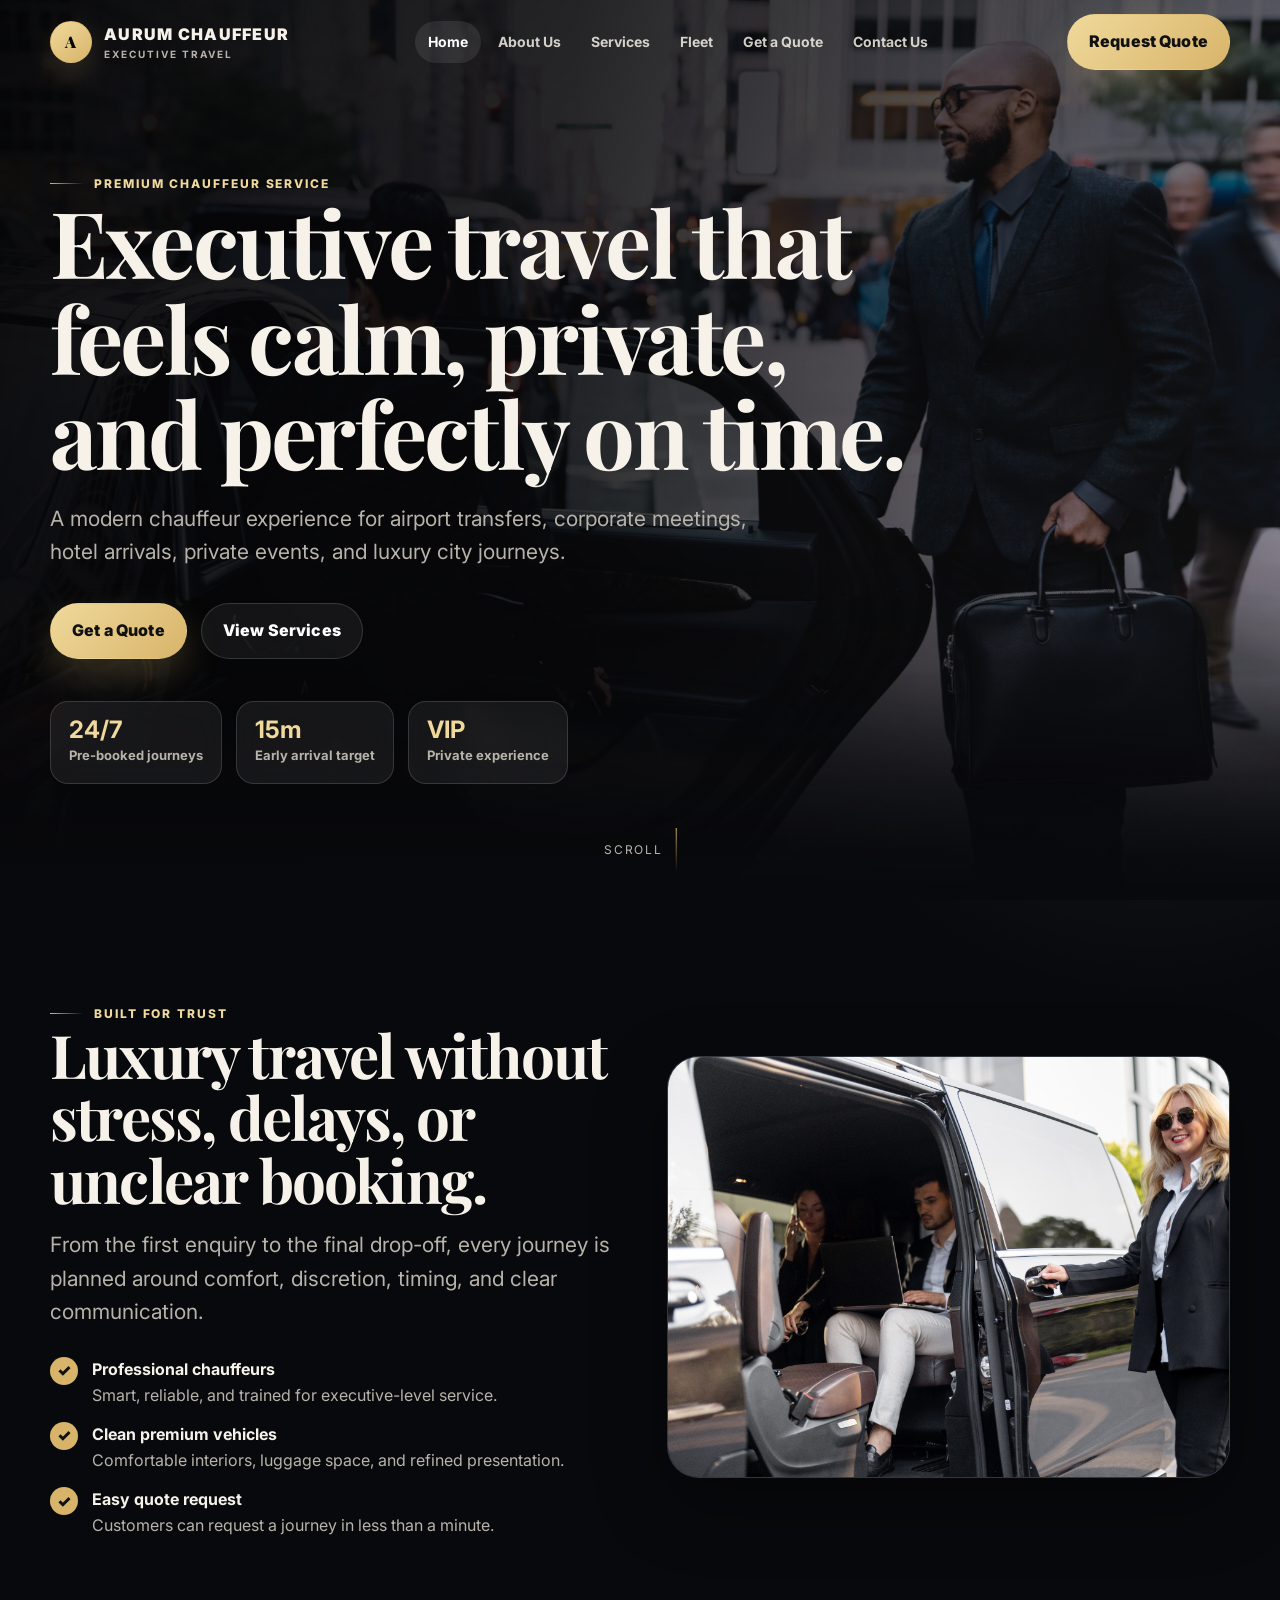
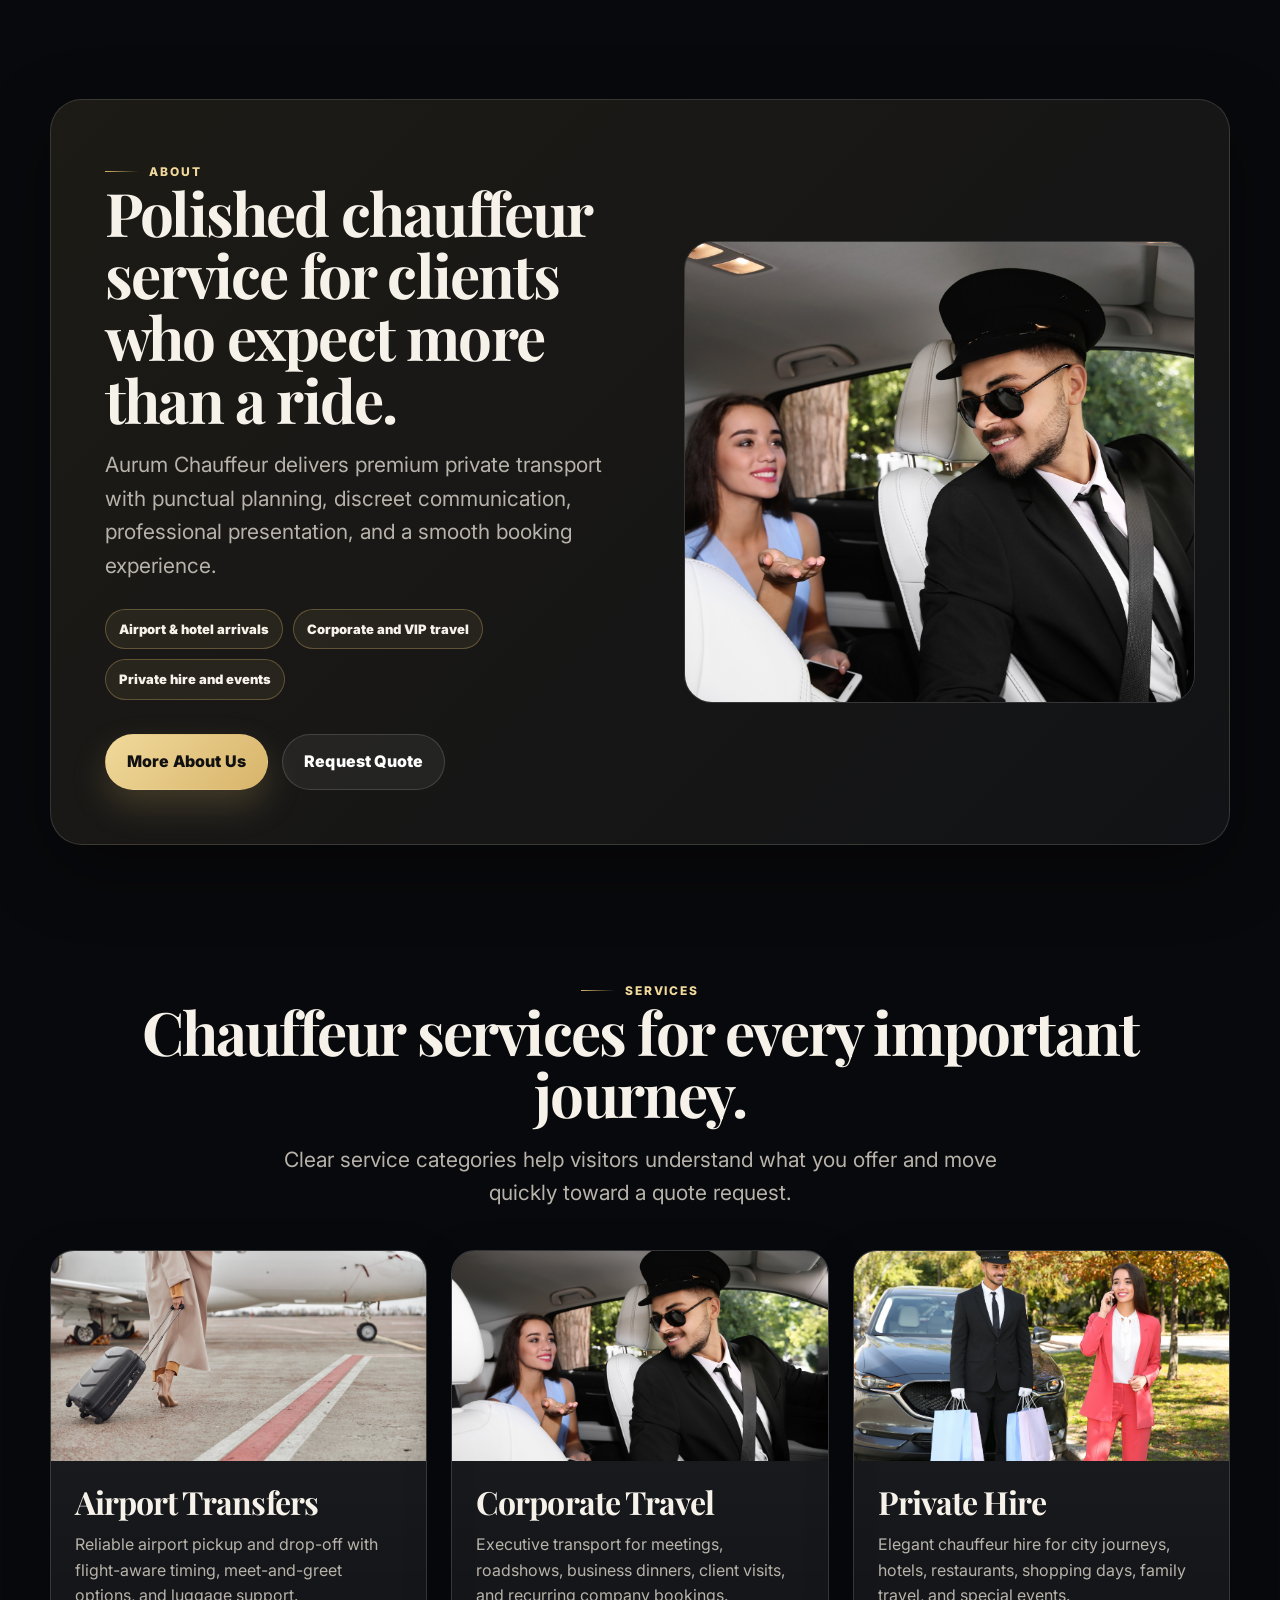
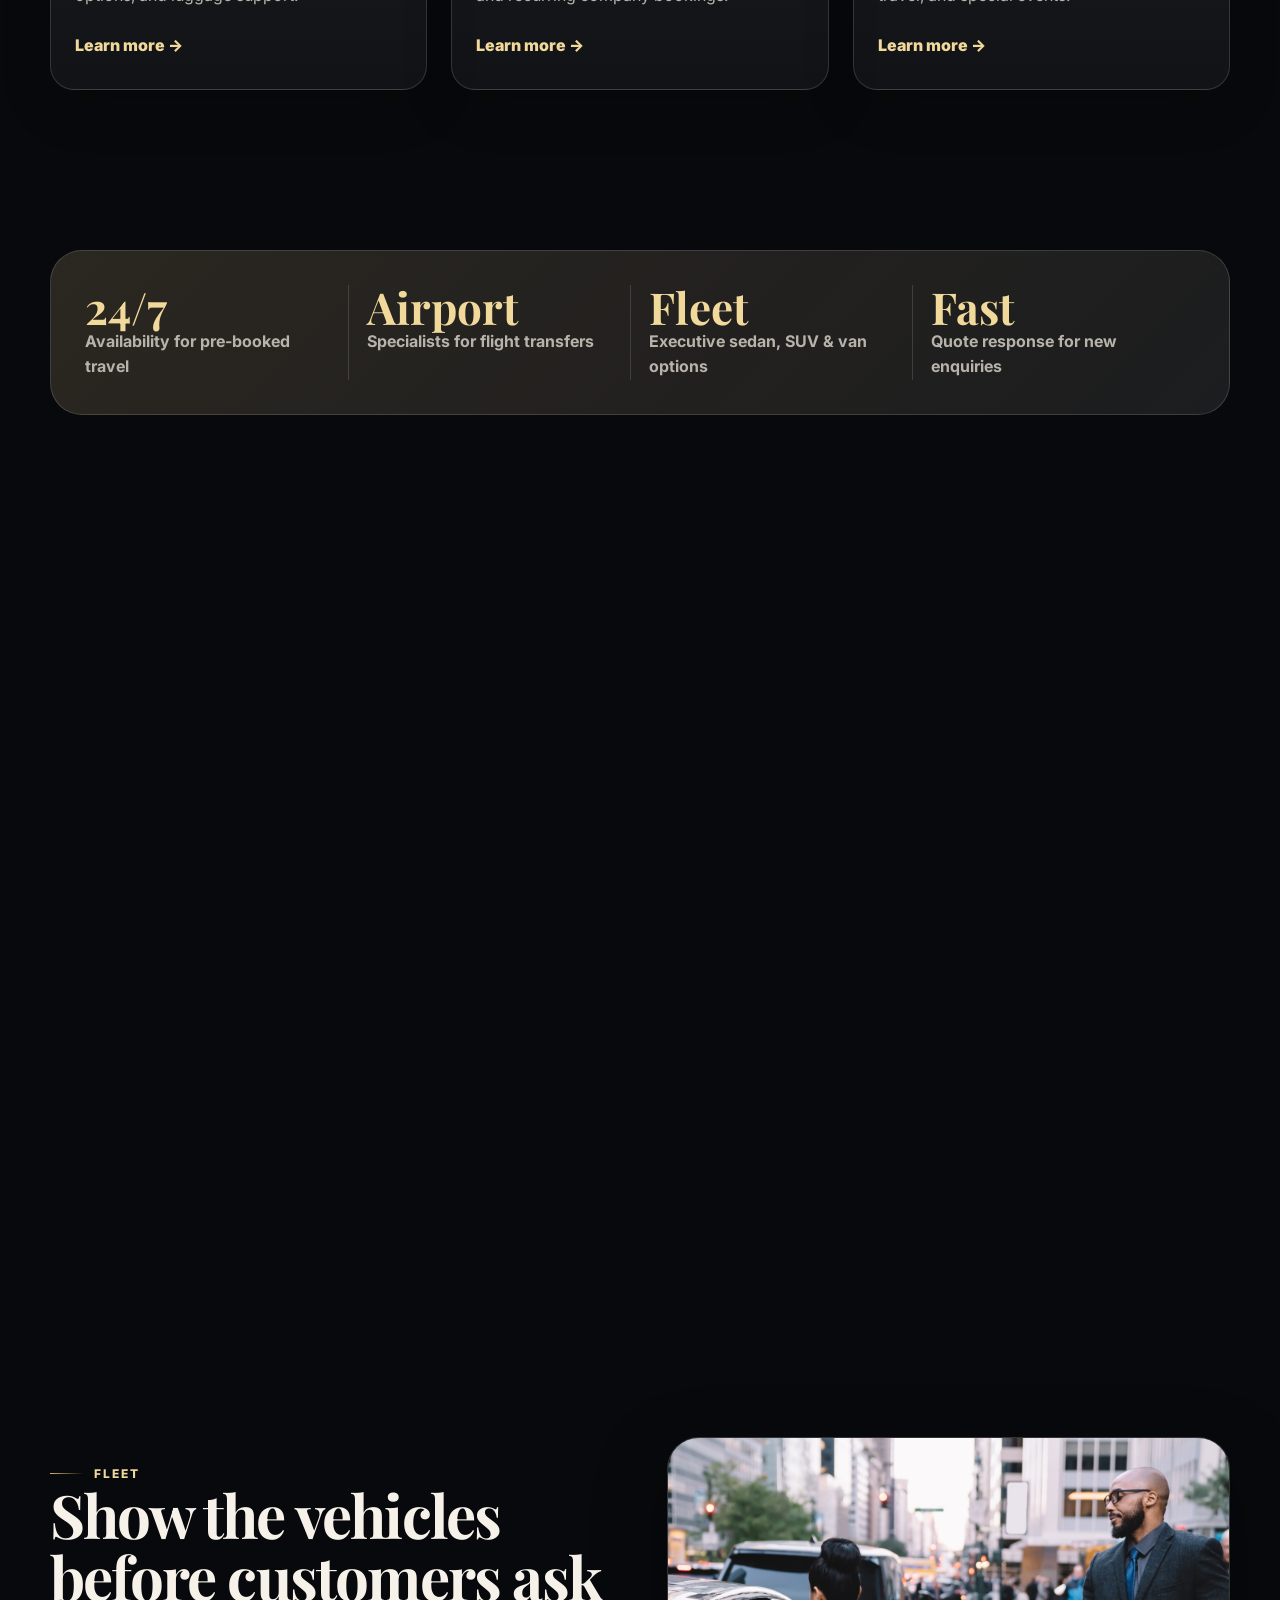
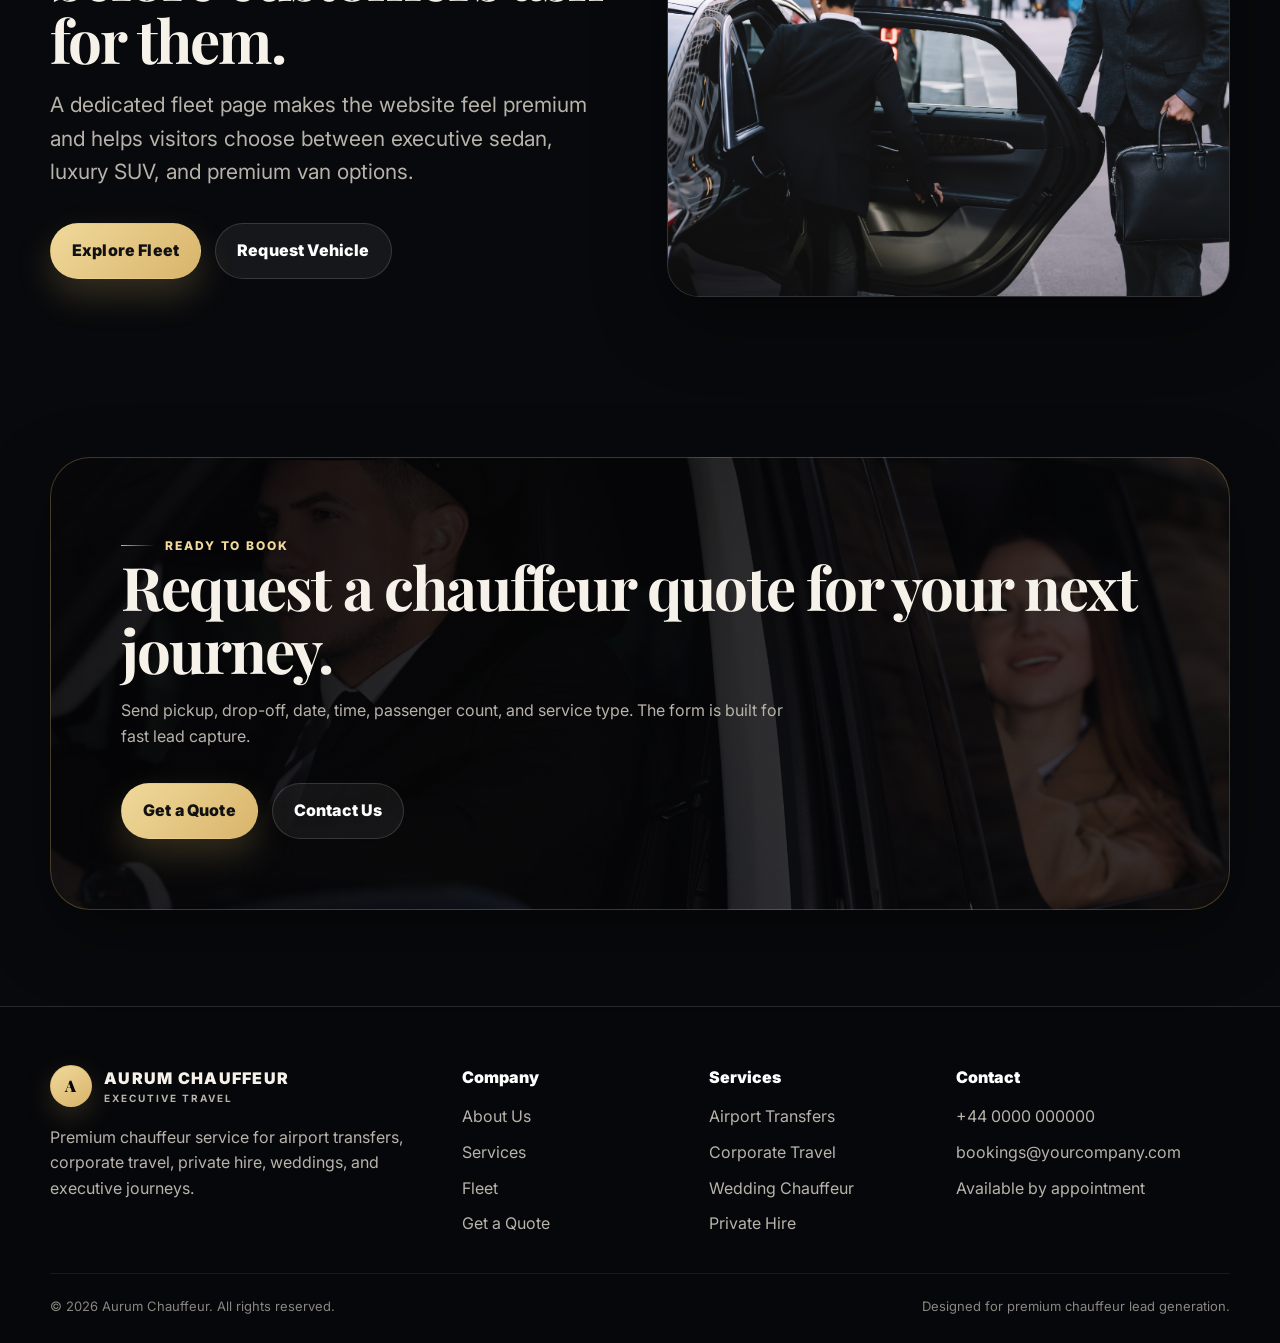
<file: index.html>
<!DOCTYPE html><html lang="en"><head><meta charset="UTF-8"><meta name="viewport" content="width=device-width, initial-scale=1.0"><title>Aurum Chauffeur | Premium Executive Chauffeur Service</title><meta name="description" content="Modern premium chauffeur website for airport transfers, corporate travel, private hire and executive journeys."><link rel="preconnect" href="https://fonts.googleapis.com"><link rel="preconnect" href="https://fonts.gstatic.com" crossorigin><link href="https://fonts.googleapis.com/css2?family=Inter:wght@400;500;600;700;800;900&family=Playfair+Display:wght@600;700;800;900&display=swap" rel="stylesheet"><link rel="stylesheet" href="assets/css/style.css"></head><body><header class="site-header"><div class="container nav-wrap"><a class="logo" href="index.html" aria-label="Aurum Chauffeur home"><span class="logo-mark">A</span><span class="logo-text">Aurum Chauffeur<small>Executive Travel</small></span></a><nav class="nav-menu" aria-label="Main navigation"><a href="index.html" class="active">Home</a><a href="about.html">About Us</a><a href="services.html">Services</a><a href="fleet.html">Fleet</a><a href="quote.html">Get a Quote</a><a href="contact.html">Contact Us</a></nav><div class="nav-actions"><a class="btn btn-primary" href="quote.html">Request Quote</a><button class="menu-toggle" aria-label="Open menu" aria-expanded="false"><span></span><span></span><span></span></button></div></div></header><main>
<section class="hero" data-hero-slides='["assets/images/executive-arrival-woman-opening-car-door-for-man-2026-03-24-23-20-37-utc.jpg", "assets/images/business-professionals-arriving-at-stylish-urban-b-2026-03-24-06-21-55-utc.JPG", "assets/images/middle-aged-woman-arriving-at-hotel-with-luggage-a-2026-03-26-23-23-51-utc.jpg", "assets/images/woman-with-driver-in-limousine-city-setting-2026-03-27-02-24-11-utc.jpg", "assets/images/business-professionals-arriving-to-the-office-buil-2026-03-24-05-25-07-utc.JPG"]'><div class="container hero-content"><span class="eyebrow reveal">Premium Chauffeur Service</span><h1 class="reveal">Executive travel that feels calm, private, and perfectly on time.</h1><p class="lead reveal">A modern chauffeur experience for airport transfers, corporate meetings, hotel arrivals, private events, and luxury city journeys.</p><div class="hero-actions reveal"><a class="btn btn-primary" href="quote.html">Get a Quote</a><a class="btn btn-outline" href="services.html">View Services</a></div><div class="hero-meta reveal"><div class="meta-card"><strong>24/7</strong><span>Pre-booked journeys</span></div><div class="meta-card"><strong>15m</strong><span>Early arrival target</span></div><div class="meta-card"><strong>VIP</strong><span>Private experience</span></div></div></div><div class="scroll-indicator">Scroll</div></section>
<section class="section"><div class="container split"><div class="reveal"><span class="eyebrow">Built for trust</span><h2>Luxury travel without stress, delays, or unclear booking.</h2><p class="lead">From the first enquiry to the final drop-off, every journey is planned around comfort, discretion, timing, and clear communication.</p><div class="kicker-list"><div class="kicker"><span><b>Professional chauffeurs</b><br>Smart, reliable, and trained for executive-level service.</span></div><div class="kicker"><span><b>Clean premium vehicles</b><br>Comfortable interiors, luggage space, and refined presentation.</span></div><div class="kicker"><span><b>Easy quote request</b><br>Customers can request a journey in less than a minute.</span></div></div></div><div class="image-card reveal"><img src="assets/images/business-professionals-arriving-to-the-office-buil-2026-03-24-05-25-07-utc.JPG" alt="Business clients arriving with chauffeur service"></div></div></section>
<section class="section-sm"><div class="container"><div class="premium-about reveal"><div class="premium-about-copy"><span class="eyebrow">About</span><h2>Polished chauffeur service for clients who expect more than a ride.</h2><p class="lead">Aurum Chauffeur delivers premium private transport with punctual planning, discreet communication, professional presentation, and a smooth booking experience.</p><div class="about-points"><span>Airport & hotel arrivals</span><span>Corporate and VIP travel</span><span>Private hire and events</span></div><div class="hero-actions"><a class="btn btn-primary" href="about.html">More About Us</a><a class="btn btn-outline" href="quote.html">Request Quote</a></div></div><div class="premium-about-image"><img src="assets/images/woman-with-driver-in-limousine-city-setting-2026-03-27-02-24-11-utc.jpg" alt="Luxury chauffeur interior with passenger"></div></div></div></section>
<section class="section-sm"><div class="container"><div class="center reveal"><span class="eyebrow">Services</span><h2>Chauffeur services for every important journey.</h2><p class="lead">Clear service categories help visitors understand what you offer and move quickly toward a quote request.</p></div><div class="grid grid-3" style="margin-top:40px"><article class="card service-card reveal"><div class="service-image"><img src="assets/images/mature-business-woman-in-coat-near-her-jet-in-airp-2026-01-05-06-05-33-utc.jpg" alt="Airport transfer chauffeur service"></div><div class="service-body"><h3>Airport Transfers</h3><p>Reliable airport pickup and drop-off with flight-aware timing, meet-and-greet options, and luggage support.</p><a class="link" href="services.html">Learn more →</a></div></article><article class="card service-card reveal"><div class="service-image"><img src="assets/images/woman-with-driver-in-limousine-city-setting-2026-03-27-02-24-11-utc.jpg" alt="Corporate chauffeur arrival"></div><div class="service-body"><h3>Corporate Travel</h3><p>Executive transport for meetings, roadshows, business dinners, client visits, and recurring company bookings.</p><a class="link" href="services.html">Learn more →</a></div></article><article class="card service-card reveal"><div class="service-image"><img src="assets/images/driver-and-woman-with-shopping-bags-and-car-2026-03-05-11-52-52-utc.jpg" alt="Private chauffeur hire"></div><div class="service-body"><h3>Private Hire</h3><p>Elegant chauffeur hire for city journeys, hotels, restaurants, shopping days, family travel, and special events.</p><a class="link" href="services.html">Learn more →</a></div></article></div></div></section>
<section class="section"><div class="container feature-band reveal"><div class="stats"><div class="stat"><strong>24/7</strong><span>Availability for pre-booked travel</span></div><div class="stat"><strong>Airport</strong><span>Specialists for flight transfers</span></div><div class="stat"><strong>Fleet</strong><span>Executive sedan, SUV & van options</span></div><div class="stat"><strong>Fast</strong><span>Quote response for new enquiries</span></div></div></div></section>
<section class="section-sm"><div class="container"><div class="center reveal"><span class="eyebrow">Why Choose Us</span><h2>Why customers prefer a premium chauffeur brand.</h2><p class="lead">This section gives visitors the extra confidence they need before requesting a quote.</p></div><div class="grid grid-3" style="margin-top:38px"><article class="why-card reveal"><img src="assets/images/executive-arrival-woman-opening-car-door-for-man-2026-03-24-23-20-37-utc.jpg" alt="Chauffeur opening car door"><div><span>01</span><h3>Punctual by design</h3><p>Route planning, arrival timing, and clear confirmation keep every journey calm.</p></div></article><article class="why-card reveal"><img src="assets/images/woman-relaxing-on-luxury-jet-aircraft-interior-2026-03-24-07-31-31-utc.jpg" alt="Luxury comfort experience"><div><span>02</span><h3>Luxury comfort</h3><p>Premium presentation and private comfort create the right first impression.</p></div></article><article class="why-card reveal"><img src="assets/images/middle-aged-woman-arriving-at-hotel-with-luggage-a-2026-03-26-23-23-51-utc.jpg" alt="Hotel arrival chauffeur service"><div><span>03</span><h3>Simple booking</h3><p>Visitors can send journey details quickly from any device with the quote form.</p></div></article></div></div></section>
<section class="section-sm"><div class="container split"><div class="reveal"><span class="eyebrow">Fleet</span><h2>Show the vehicles before customers ask for them.</h2><p class="lead">A dedicated fleet page makes the website feel premium and helps visitors choose between executive sedan, luxury SUV, and premium van options.</p><div class="hero-actions"><a class="btn btn-primary" href="fleet.html">Explore Fleet</a><a class="btn btn-outline" href="quote.html">Request Vehicle</a></div></div><div class="fleet-slider-card reveal" data-fleet-slider><img src="assets/images/executive-arrival-woman-opening-car-door-for-man-2026-03-24-23-20-37-utc.jpg" alt="Animated chauffeur fleet image"><img src="assets/images/business-professionals-arriving-at-stylish-urban-b-2026-03-24-06-21-55-utc.JPG" alt="Animated chauffeur fleet image"><img src="assets/images/group-of-business-delegates-with-luggage-arriving-2026-03-10-03-15-38-utc.jpg" alt="Animated chauffeur fleet image"><img src="assets/images/limousine-driver-with-smiling-passenger-in-back-se-2026-03-27-01-45-51-utc.jpg" alt="Animated chauffeur fleet image"><img src="assets/images/middle-aged-woman-arriving-at-hotel-with-luggage-a-2026-03-26-23-23-51-utc.jpg" alt="Animated chauffeur fleet image"></div></div></section>
<section class="section"><div class="container cta reveal" style="--bg-image:url('assets/images/limousine-driver-with-smiling-passenger-in-back-se-2026-03-27-01-45-51-utc.jpg')"><span class="eyebrow">Ready to book</span><h2>Request a chauffeur quote for your next journey.</h2><p>Send pickup, drop-off, date, time, passenger count, and service type. The form is built for fast lead capture.</p><div class="hero-actions"><a class="btn btn-primary" href="quote.html">Get a Quote</a><a class="btn btn-outline" href="contact.html">Contact Us</a></div></div></section>
</main><footer class="site-footer"><div class="container"><div class="footer-grid"><div><a class="logo" href="index.html"><span class="logo-mark">A</span><span class="logo-text">Aurum Chauffeur<small>Executive Travel</small></span></a><p class="text-muted" style="margin-top:18px;max-width:360px">Premium chauffeur service for airport transfers, corporate travel, private hire, weddings, and executive journeys.</p></div><div><div class="footer-title">Company</div><div class="footer-links"><a href="about.html">About Us</a><a href="services.html">Services</a><a href="fleet.html">Fleet</a><a href="quote.html">Get a Quote</a></div></div><div><div class="footer-title">Services</div><div class="footer-links"><span>Airport Transfers</span><span>Corporate Travel</span><span>Wedding Chauffeur</span><span>Private Hire</span></div></div><div><div class="footer-title">Contact</div><div class="footer-links"><a href="tel:+440000000000">+44 0000 000000</a><a href="mailto:bookings@yourcompany.com">bookings@yourcompany.com</a><span>Available by appointment</span></div></div></div><div class="footer-bottom"><span>© <span data-year>2026</span> Aurum Chauffeur. All rights reserved.</span><span>Designed for premium chauffeur lead generation.</span></div></div></footer><script src="assets/js/main.js"></script></body></html>
</file>
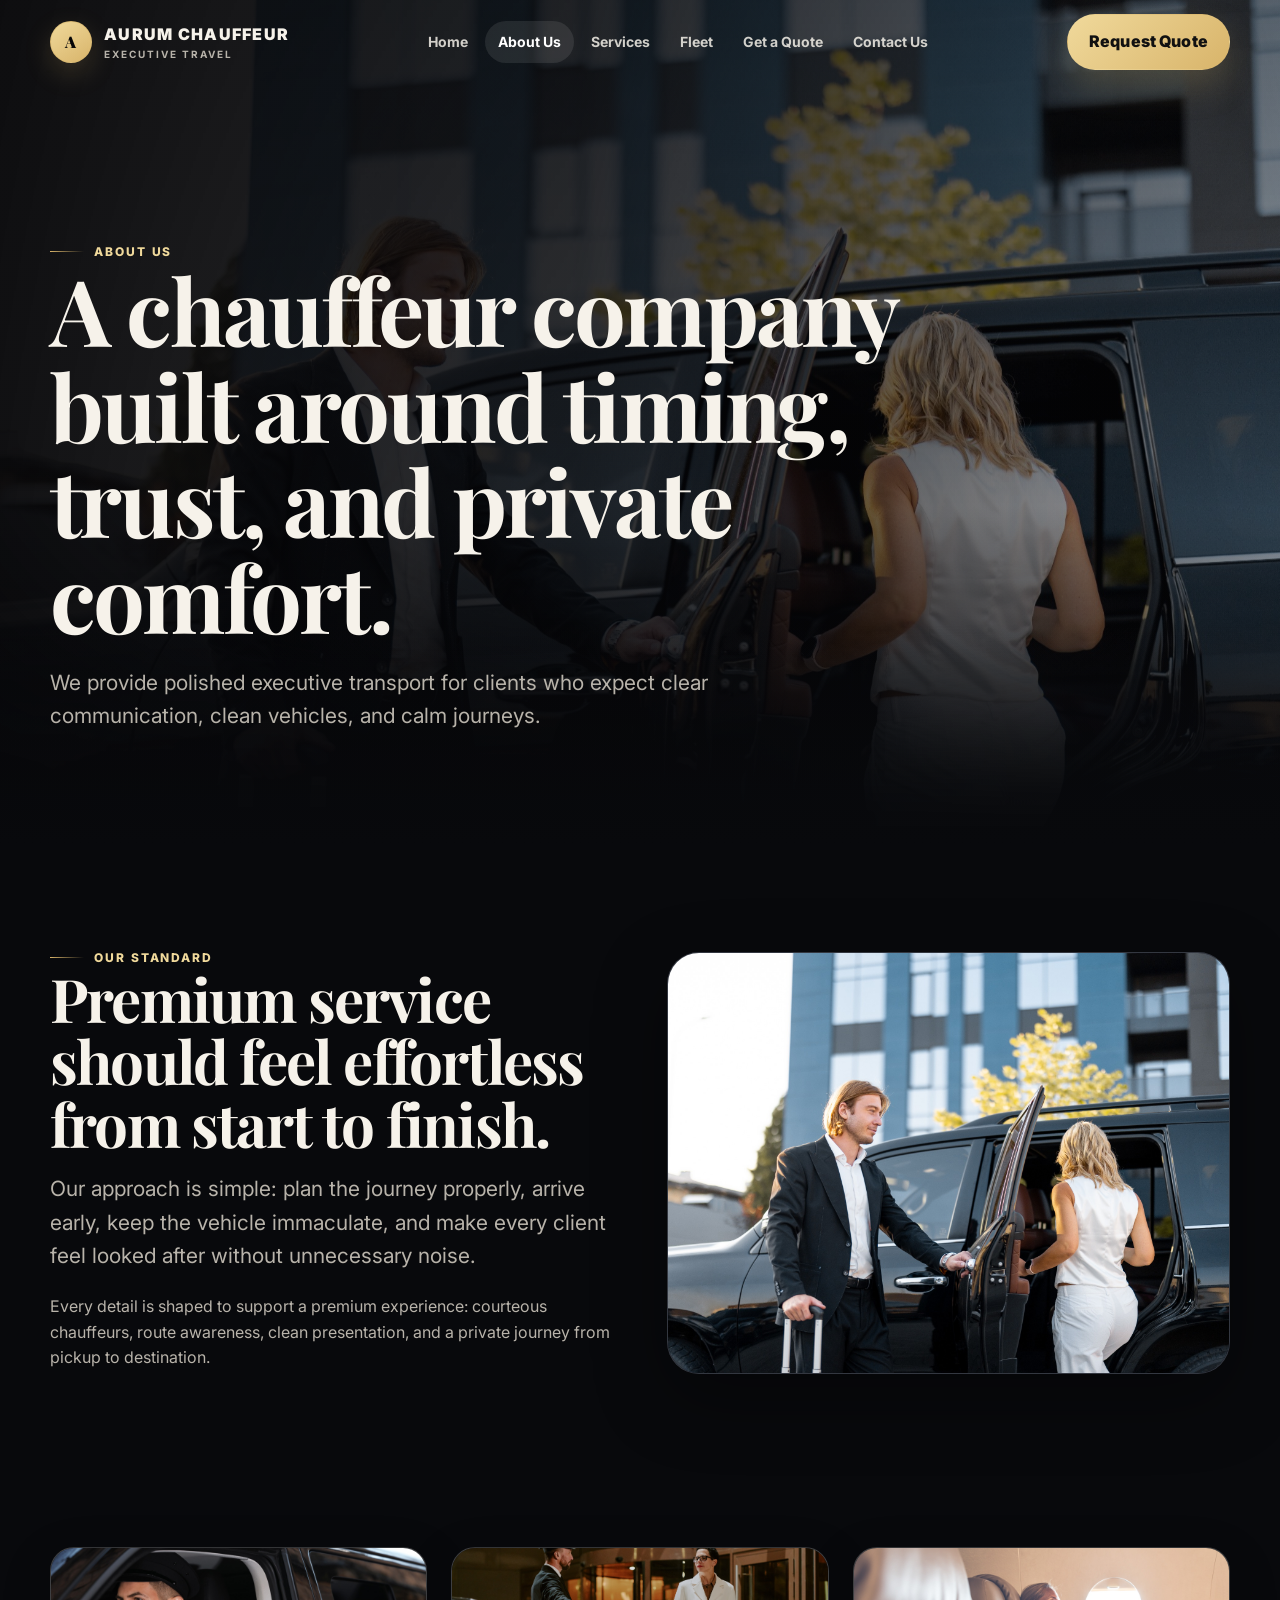
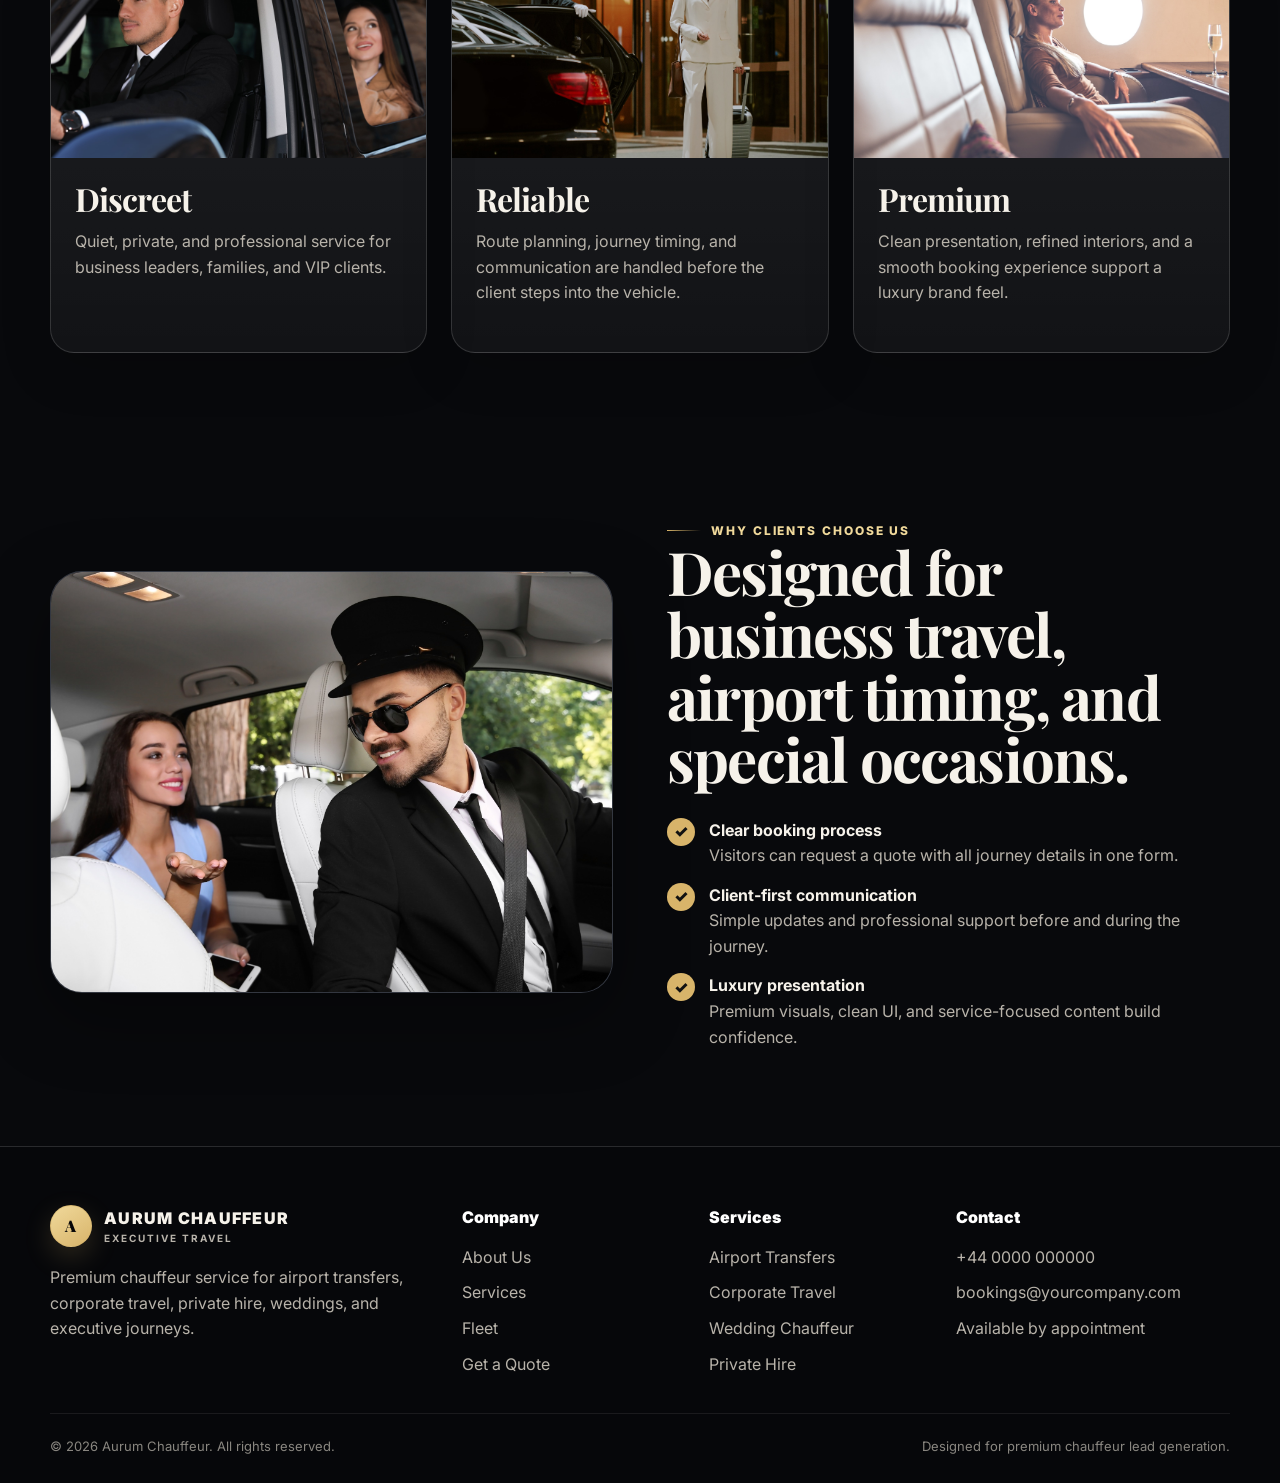
<file: about.html>
<!DOCTYPE html><html lang="en"><head><meta charset="UTF-8"><meta name="viewport" content="width=device-width, initial-scale=1.0"><title>About Us | Aurum Chauffeur</title><meta name="description" content="Learn about premium chauffeur standards, punctuality, privacy, vehicle care and client service."><link rel="preconnect" href="https://fonts.googleapis.com"><link rel="preconnect" href="https://fonts.gstatic.com" crossorigin><link href="https://fonts.googleapis.com/css2?family=Inter:wght@400;500;600;700;800;900&family=Playfair+Display:wght@600;700;800;900&display=swap" rel="stylesheet"><link rel="stylesheet" href="assets/css/style.css"></head><body><header class="site-header"><div class="container nav-wrap"><a class="logo" href="index.html" aria-label="Aurum Chauffeur home"><span class="logo-mark">A</span><span class="logo-text">Aurum Chauffeur<small>Executive Travel</small></span></a><nav class="nav-menu" aria-label="Main navigation"><a href="index.html">Home</a><a href="about.html" class="active">About Us</a><a href="services.html">Services</a><a href="fleet.html">Fleet</a><a href="quote.html">Get a Quote</a><a href="contact.html">Contact Us</a></nav><div class="nav-actions"><a class="btn btn-primary" href="quote.html">Request Quote</a><button class="menu-toggle" aria-label="Open menu" aria-expanded="false"><span></span><span></span><span></span></button></div></div></header><main>
<section class="page-hero" data-hero-slides='["assets/images/business-professionals-arriving-at-stylish-urban-b-2026-03-24-06-21-55-utc.JPG", "assets/images/woman-with-driver-in-limousine-city-setting-2026-03-27-02-24-11-utc.jpg", "assets/images/middle-aged-woman-arriving-at-hotel-with-luggage-a-2026-03-26-23-23-51-utc.jpg", "assets/images/woman-with-driver-in-limousine-city-setting-2026-03-27-02-24-11-utc.jpg", "assets/images/professional-women-walking-in-urban-environment-on-2026-03-09-08-59-35-utc.jpg"]'><div class="container hero-content"><span class="eyebrow reveal">About Us</span><h1 class="reveal">A chauffeur company built around timing, trust, and private comfort.</h1><p class="lead reveal">We provide polished executive transport for clients who expect clear communication, clean vehicles, and calm journeys.</p></div></section>
<section class="section"><div class="container split"><div class="reveal"><span class="eyebrow">Our standard</span><h2>Premium service should feel effortless from start to finish.</h2><p class="lead">Our approach is simple: plan the journey properly, arrive early, keep the vehicle immaculate, and make every client feel looked after without unnecessary noise.</p><p class="text-muted">Every detail is shaped to support a premium experience: courteous chauffeurs, route awareness, clean presentation, and a private journey from pickup to destination.</p></div><div class="image-card reveal"><img src="assets/images/business-professionals-arriving-at-stylish-urban-b-2026-03-24-06-21-55-utc.JPG" alt="Professional chauffeur service arrival"></div></div></section>
<section class="section-sm"><div class="container"><div class="grid grid-3"><article class="card service-card reveal"><div class="service-image"><img src="assets/images/limousine-driver-with-smiling-passenger-in-back-se-2026-03-27-01-45-51-utc.jpg" alt="Discreet chauffeur service"></div><div class="service-body"><h3>Discreet</h3><p>Quiet, private, and professional service for business leaders, families, and VIP clients.</p></div></article><article class="card service-card reveal"><div class="service-image"><img src="assets/images/middle-aged-woman-arriving-at-hotel-with-luggage-a-2026-03-26-23-23-51-utc.jpg" alt="Reliable hotel pickup"></div><div class="service-body"><h3>Reliable</h3><p>Route planning, journey timing, and communication are handled before the client steps into the vehicle.</p></div></article><article class="card service-card reveal"><div class="service-image"><img src="assets/images/woman-relaxing-on-luxury-jet-aircraft-interior-2026-03-24-07-31-31-utc.jpg" alt="Premium comfort"></div><div class="service-body"><h3>Premium</h3><p>Clean presentation, refined interiors, and a smooth booking experience support a luxury brand feel.</p></div></article></div></div></section>
<section class="section"><div class="container split"><div class="image-card reveal"><img src="assets/images/woman-with-driver-in-limousine-city-setting-2026-03-27-02-24-11-utc.jpg" alt="Luxury car interior chauffeur detail"></div><div class="reveal"><span class="eyebrow">Why clients choose us</span><h2>Designed for business travel, airport timing, and special occasions.</h2><div class="kicker-list"><div class="kicker"><span><b>Clear booking process</b><br>Visitors can request a quote with all journey details in one form.</span></div><div class="kicker"><span><b>Client-first communication</b><br>Simple updates and professional support before and during the journey.</span></div><div class="kicker"><span><b>Luxury presentation</b><br>Premium visuals, clean UI, and service-focused content build confidence.</span></div></div></div></div></section></main><footer class="site-footer"><div class="container"><div class="footer-grid"><div><a class="logo" href="index.html"><span class="logo-mark">A</span><span class="logo-text">Aurum Chauffeur<small>Executive Travel</small></span></a><p class="text-muted" style="margin-top:18px;max-width:360px">Premium chauffeur service for airport transfers, corporate travel, private hire, weddings, and executive journeys.</p></div><div><div class="footer-title">Company</div><div class="footer-links"><a href="about.html">About Us</a><a href="services.html">Services</a><a href="fleet.html">Fleet</a><a href="quote.html">Get a Quote</a></div></div><div><div class="footer-title">Services</div><div class="footer-links"><span>Airport Transfers</span><span>Corporate Travel</span><span>Wedding Chauffeur</span><span>Private Hire</span></div></div><div><div class="footer-title">Contact</div><div class="footer-links"><a href="tel:+440000000000">+44 0000 000000</a><a href="mailto:bookings@yourcompany.com">bookings@yourcompany.com</a><span>Available by appointment</span></div></div></div><div class="footer-bottom"><span>© <span data-year>2026</span> Aurum Chauffeur. All rights reserved.</span><span>Designed for premium chauffeur lead generation.</span></div></div></footer><script src="assets/js/main.js"></script></body></html>
</file>
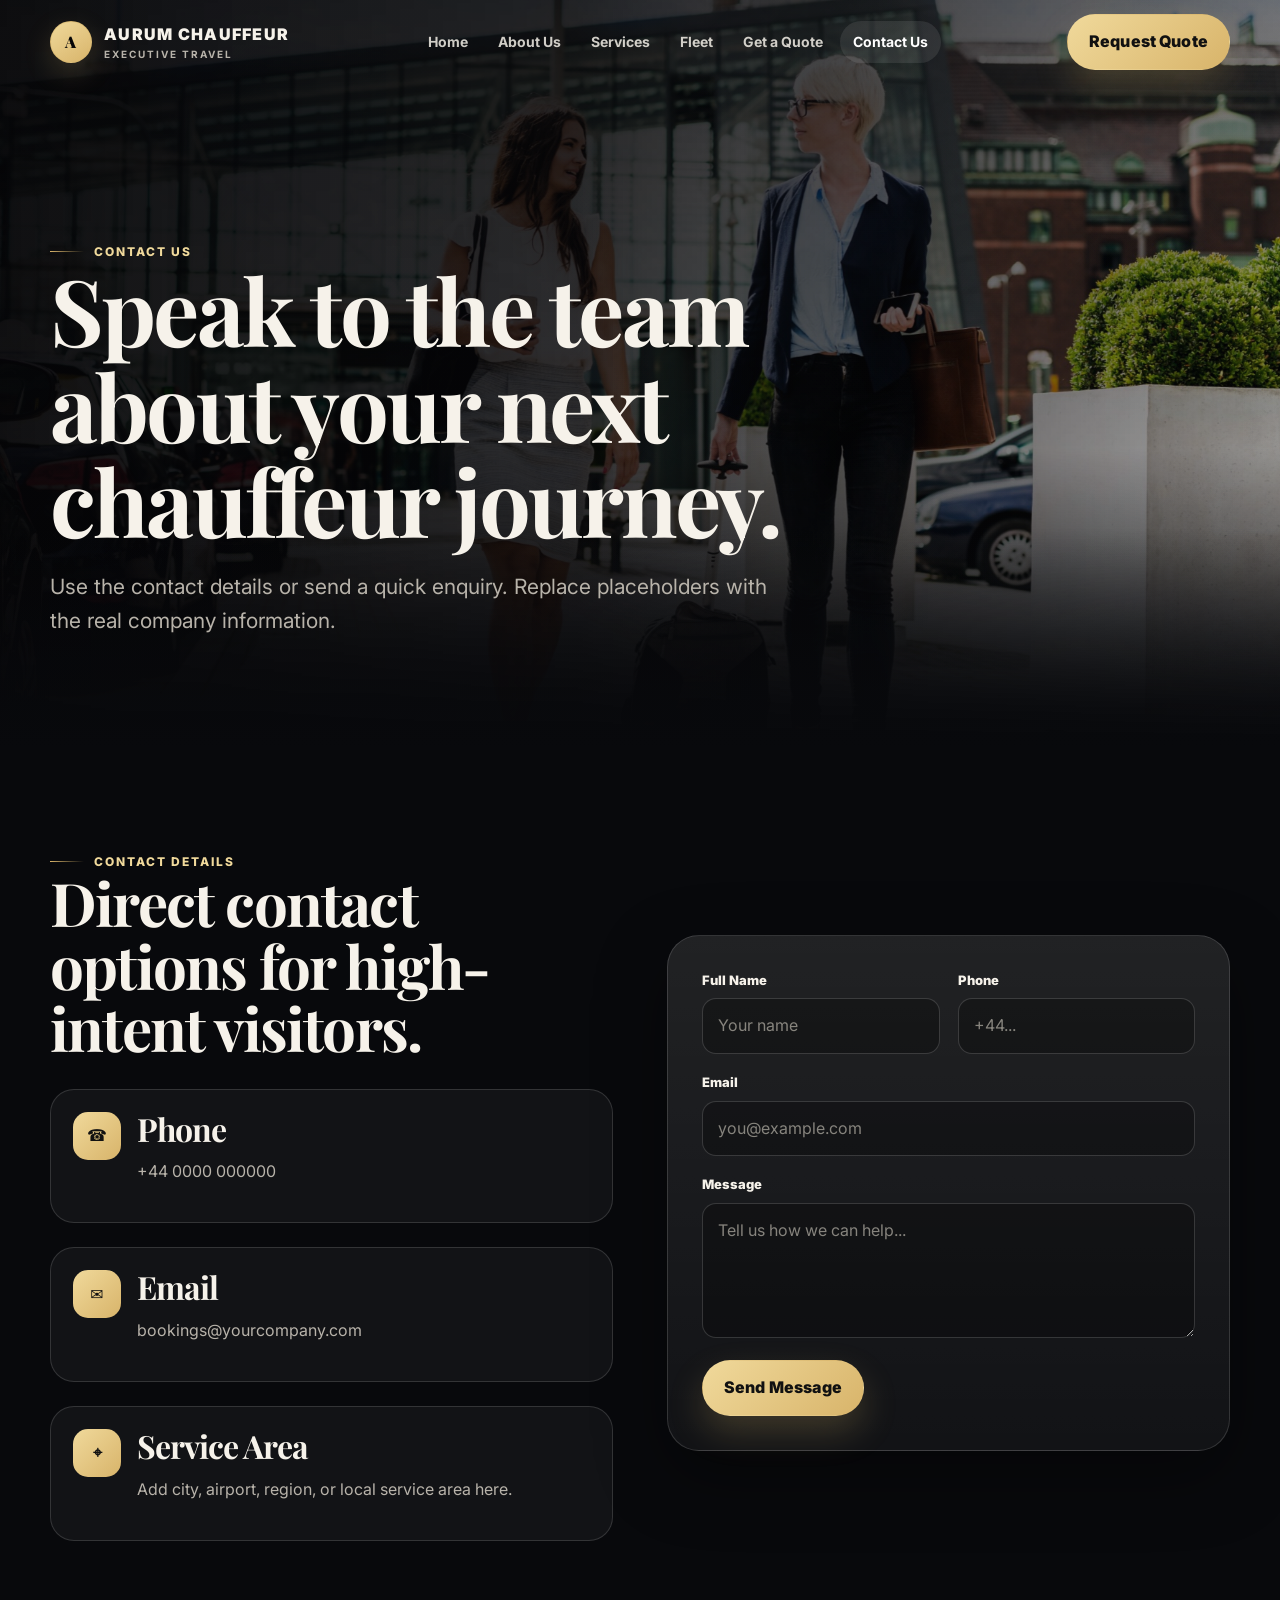
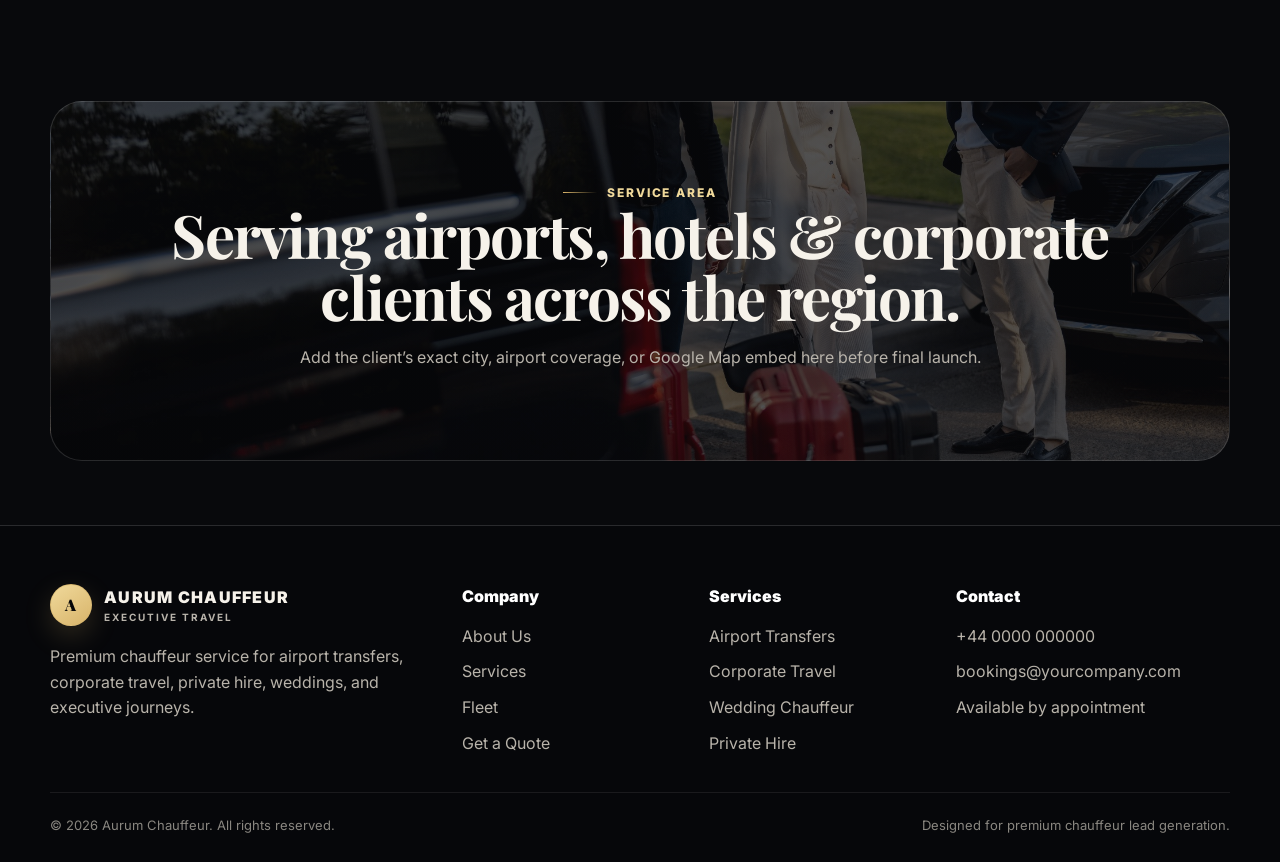
<file: contact.html>
<!DOCTYPE html><html lang="en"><head><meta charset="UTF-8"><meta name="viewport" content="width=device-width, initial-scale=1.0"><title>Contact Us | Aurum Chauffeur</title><meta name="description" content="Contact the chauffeur company by phone, email or enquiry form for premium travel bookings."><link rel="preconnect" href="https://fonts.googleapis.com"><link rel="preconnect" href="https://fonts.gstatic.com" crossorigin><link href="https://fonts.googleapis.com/css2?family=Inter:wght@400;500;600;700;800;900&family=Playfair+Display:wght@600;700;800;900&display=swap" rel="stylesheet"><link rel="stylesheet" href="assets/css/style.css"></head><body><header class="site-header"><div class="container nav-wrap"><a class="logo" href="index.html" aria-label="Aurum Chauffeur home"><span class="logo-mark">A</span><span class="logo-text">Aurum Chauffeur<small>Executive Travel</small></span></a><nav class="nav-menu" aria-label="Main navigation"><a href="index.html">Home</a><a href="about.html">About Us</a><a href="services.html">Services</a><a href="fleet.html">Fleet</a><a href="quote.html">Get a Quote</a><a href="contact.html" class="active">Contact Us</a></nav><div class="nav-actions"><a class="btn btn-primary" href="quote.html">Request Quote</a><button class="menu-toggle" aria-label="Open menu" aria-expanded="false"><span></span><span></span><span></span></button></div></div></header><main>
<section class="page-hero" data-hero-slides='["assets/images/professional-women-walking-in-urban-environment-on-2026-03-09-08-59-35-utc.jpg", "assets/images/business-professionals-arriving-to-the-office-buil-2026-03-24-05-25-07-utc.JPG", "assets/images/middle-aged-woman-arriving-at-hotel-with-luggage-a-2026-03-26-23-23-51-utc.jpg", "assets/images/business-professionals-arriving-at-stylish-urban-b-2026-03-24-06-21-55-utc.JPG", "assets/images/professionals-with-luggage-by-cars-on-city-street-2026-01-08-07-49-17-utc.JPG"]'><div class="container hero-content"><span class="eyebrow reveal">Contact Us</span><h1 class="reveal">Speak to the team about your next chauffeur journey.</h1><p class="lead reveal">Use the contact details or send a quick enquiry. Replace placeholders with the real company information.</p></div></section>
<section class="section"><div class="container split"><div class="reveal"><span class="eyebrow">Contact details</span><h2>Direct contact options for high-intent visitors.</h2><div class="grid" style="margin-top:30px"><div class="contact-item"><div class="icon">☎</div><div><h3>Phone</h3><p class="text-muted"><a href="tel:+440000000000">+44 0000 000000</a></p></div></div><div class="contact-item"><div class="icon">✉</div><div><h3>Email</h3><p class="text-muted"><a href="mailto:bookings@yourcompany.com">bookings@yourcompany.com</a></p></div></div><div class="contact-item"><div class="icon">⌖</div><div><h3>Service Area</h3><p class="text-muted">Add city, airport, region, or local service area here.</p></div></div></div></div><form class="form-shell reveal" data-contact-form="General Chauffeur Enquiry" data-email="bookings@yourcompany.com"><div class="form-grid"><div class="field"><label for="contact-name">Full Name</label><input id="contact-name" name="full_name" type="text" placeholder="Your name" required></div><div class="field"><label for="contact-phone">Phone</label><input id="contact-phone" name="phone" type="tel" placeholder="+44..." required></div><div class="field full"><label for="contact-email">Email</label><input id="contact-email" name="email" type="email" placeholder="you@example.com" required></div><div class="field full"><label for="contact-message">Message</label><textarea id="contact-message" name="message" placeholder="Tell us how we can help..." required></textarea></div></div><button class="btn btn-primary" type="submit" style="margin-top:22px">Send Message</button><div class="alert"></div></form></div></section>
<section class="section-sm"><div class="container"><div class="map-card reveal"><div><span class="eyebrow">Service area</span><h2>Serving airports, hotels & corporate clients across the region.</h2><p class="text-muted">Add the client’s exact city, airport coverage, or Google Map embed here before final launch.</p></div></div></div></section></main><footer class="site-footer"><div class="container"><div class="footer-grid"><div><a class="logo" href="index.html"><span class="logo-mark">A</span><span class="logo-text">Aurum Chauffeur<small>Executive Travel</small></span></a><p class="text-muted" style="margin-top:18px;max-width:360px">Premium chauffeur service for airport transfers, corporate travel, private hire, weddings, and executive journeys.</p></div><div><div class="footer-title">Company</div><div class="footer-links"><a href="about.html">About Us</a><a href="services.html">Services</a><a href="fleet.html">Fleet</a><a href="quote.html">Get a Quote</a></div></div><div><div class="footer-title">Services</div><div class="footer-links"><span>Airport Transfers</span><span>Corporate Travel</span><span>Wedding Chauffeur</span><span>Private Hire</span></div></div><div><div class="footer-title">Contact</div><div class="footer-links"><a href="tel:+440000000000">+44 0000 000000</a><a href="mailto:bookings@yourcompany.com">bookings@yourcompany.com</a><span>Available by appointment</span></div></div></div><div class="footer-bottom"><span>© <span data-year>2026</span> Aurum Chauffeur. All rights reserved.</span><span>Designed for premium chauffeur lead generation.</span></div></div></footer><script src="assets/js/main.js"></script></body></html>
</file>
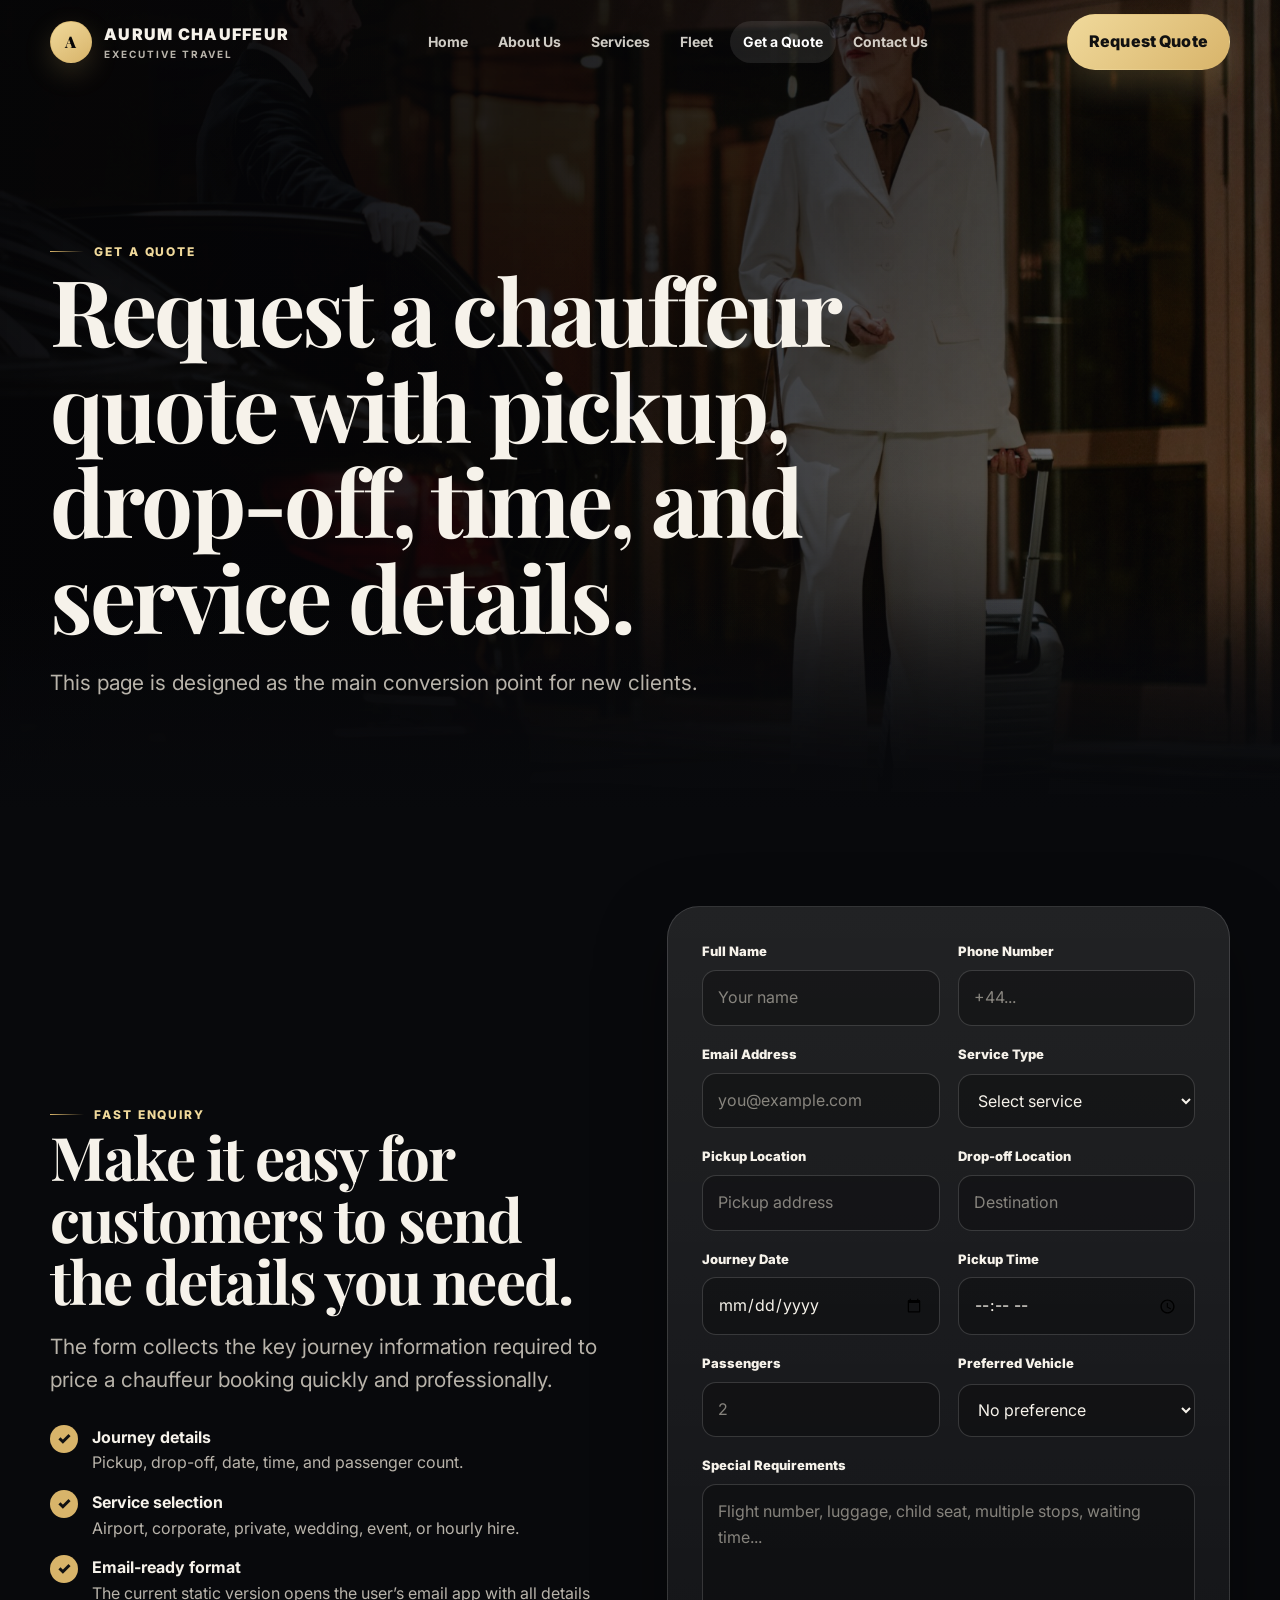
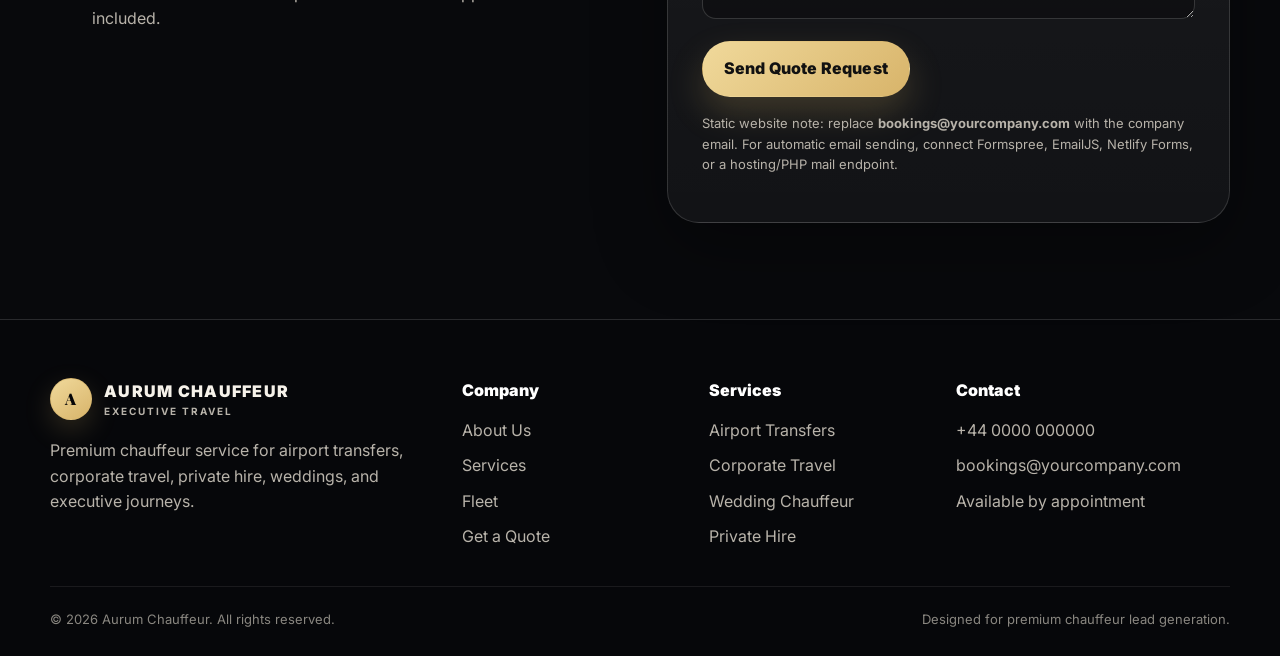
<file: quote.html>
<!DOCTYPE html><html lang="en"><head><meta charset="UTF-8"><meta name="viewport" content="width=device-width, initial-scale=1.0"><title>Get a Quote | Aurum Chauffeur</title><meta name="description" content="Request a chauffeur quote with pickup, drop-off, date, time, passengers and service requirements."><link rel="preconnect" href="https://fonts.googleapis.com"><link rel="preconnect" href="https://fonts.gstatic.com" crossorigin><link href="https://fonts.googleapis.com/css2?family=Inter:wght@400;500;600;700;800;900&family=Playfair+Display:wght@600;700;800;900&display=swap" rel="stylesheet"><link rel="stylesheet" href="assets/css/style.css"></head><body><header class="site-header"><div class="container nav-wrap"><a class="logo" href="index.html" aria-label="Aurum Chauffeur home"><span class="logo-mark">A</span><span class="logo-text">Aurum Chauffeur<small>Executive Travel</small></span></a><nav class="nav-menu" aria-label="Main navigation"><a href="index.html">Home</a><a href="about.html">About Us</a><a href="services.html">Services</a><a href="fleet.html">Fleet</a><a href="quote.html" class="active">Get a Quote</a><a href="contact.html">Contact Us</a></nav><div class="nav-actions"><a class="btn btn-primary" href="quote.html">Request Quote</a><button class="menu-toggle" aria-label="Open menu" aria-expanded="false"><span></span><span></span><span></span></button></div></div></header><main>
<section class="page-hero" data-hero-slides='["assets/images/middle-aged-woman-arriving-at-hotel-with-luggage-a-2026-03-26-23-23-51-utc.jpg", "assets/images/mature-business-woman-in-coat-near-her-jet-in-airp-2026-01-05-06-05-33-utc.jpg", "assets/images/executive-arrival-woman-opening-car-door-for-man-2026-03-24-23-20-37-utc.jpg", "assets/images/woman-with-driver-in-limousine-city-setting-2026-03-27-02-24-11-utc.jpg", "assets/images/woman-with-driver-in-limousine-city-setting-2026-03-27-02-24-11-utc.jpg"]'><div class="container hero-content"><span class="eyebrow reveal">Get a Quote</span><h1 class="reveal">Request a chauffeur quote with pickup, drop-off, time, and service details.</h1><p class="lead reveal">This page is designed as the main conversion point for new clients.</p></div></section>
<section class="section"><div class="container split"><div class="reveal"><span class="eyebrow">Fast enquiry</span><h2>Make it easy for customers to send the details you need.</h2><p class="lead">The form collects the key journey information required to price a chauffeur booking quickly and professionally.</p><div class="kicker-list"><div class="kicker"><span><b>Journey details</b><br>Pickup, drop-off, date, time, and passenger count.</span></div><div class="kicker"><span><b>Service selection</b><br>Airport, corporate, private, wedding, event, or hourly hire.</span></div><div class="kicker"><span><b>Email-ready format</b><br>The current static version opens the user’s email app with all details included.</span></div></div></div><form class="form-shell reveal" data-contact-form="Chauffeur Quote Request" data-email="bookings@yourcompany.com"><div class="form-grid"><div class="field"><label for="full-name">Full Name</label><input id="full-name" name="full_name" type="text" placeholder="Your name" required></div><div class="field"><label for="phone">Phone Number</label><input id="phone" name="phone" type="tel" placeholder="+44..." required></div><div class="field"><label for="email">Email Address</label><input id="email" name="email" type="email" placeholder="you@example.com" required></div><div class="field"><label for="service-type">Service Type</label><select id="service-type" name="service_type" required><option value="">Select service</option><option>Airport Transfer</option><option>Corporate Chauffeur</option><option>Private Hire</option><option>Wedding Chauffeur</option><option>Event Transport</option><option>Hourly Chauffeur</option></select></div><div class="field"><label for="pickup">Pickup Location</label><input id="pickup" name="pickup_location" type="text" placeholder="Pickup address" required></div><div class="field"><label for="dropoff">Drop-off Location</label><input id="dropoff" name="dropoff_location" type="text" placeholder="Destination" required></div><div class="field"><label for="date">Journey Date</label><input id="date" name="journey_date" type="date" required></div><div class="field"><label for="time">Pickup Time</label><input id="time" name="pickup_time" type="time" required></div><div class="field"><label for="passengers">Passengers</label><input id="passengers" name="passengers" type="number" min="1" placeholder="2"></div><div class="field"><label for="vehicle">Preferred Vehicle</label><select id="vehicle" name="preferred_vehicle"><option value="">No preference</option><option>Executive Sedan</option><option>Luxury SUV</option><option>Premium Van</option></select></div><div class="field full"><label for="message">Special Requirements</label><textarea id="message" name="special_requirements" placeholder="Flight number, luggage, child seat, multiple stops, waiting time..."></textarea></div></div><button class="btn btn-primary" type="submit" style="margin-top:22px">Send Quote Request</button><div class="alert"></div><p class="form-note">Static website note: replace <b>bookings@yourcompany.com</b> with the company email. For automatic email sending, connect Formspree, EmailJS, Netlify Forms, or a hosting/PHP mail endpoint.</p></form></div></section></main><footer class="site-footer"><div class="container"><div class="footer-grid"><div><a class="logo" href="index.html"><span class="logo-mark">A</span><span class="logo-text">Aurum Chauffeur<small>Executive Travel</small></span></a><p class="text-muted" style="margin-top:18px;max-width:360px">Premium chauffeur service for airport transfers, corporate travel, private hire, weddings, and executive journeys.</p></div><div><div class="footer-title">Company</div><div class="footer-links"><a href="about.html">About Us</a><a href="services.html">Services</a><a href="fleet.html">Fleet</a><a href="quote.html">Get a Quote</a></div></div><div><div class="footer-title">Services</div><div class="footer-links"><span>Airport Transfers</span><span>Corporate Travel</span><span>Wedding Chauffeur</span><span>Private Hire</span></div></div><div><div class="footer-title">Contact</div><div class="footer-links"><a href="tel:+440000000000">+44 0000 000000</a><a href="mailto:bookings@yourcompany.com">bookings@yourcompany.com</a><span>Available by appointment</span></div></div></div><div class="footer-bottom"><span>© <span data-year>2026</span> Aurum Chauffeur. All rights reserved.</span><span>Designed for premium chauffeur lead generation.</span></div></div></footer><script src="assets/js/main.js"></script></body></html>
</file>
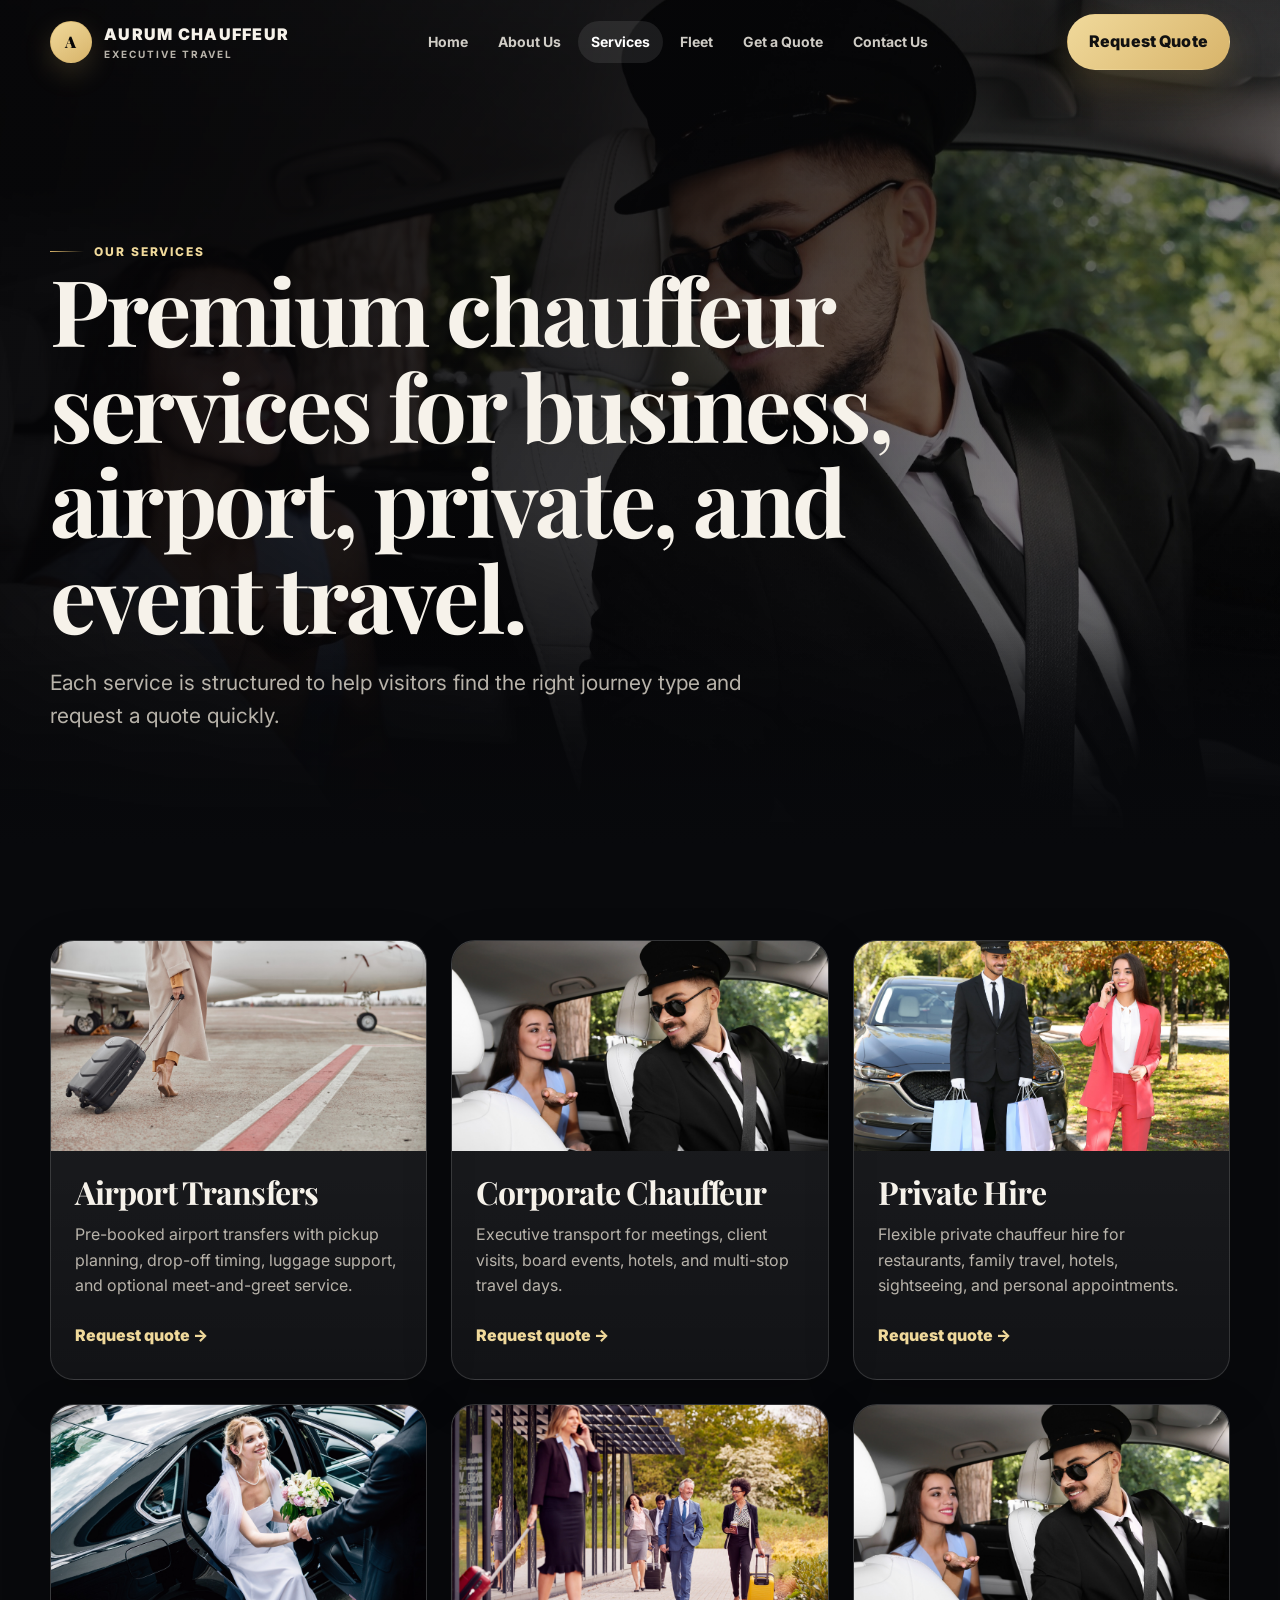
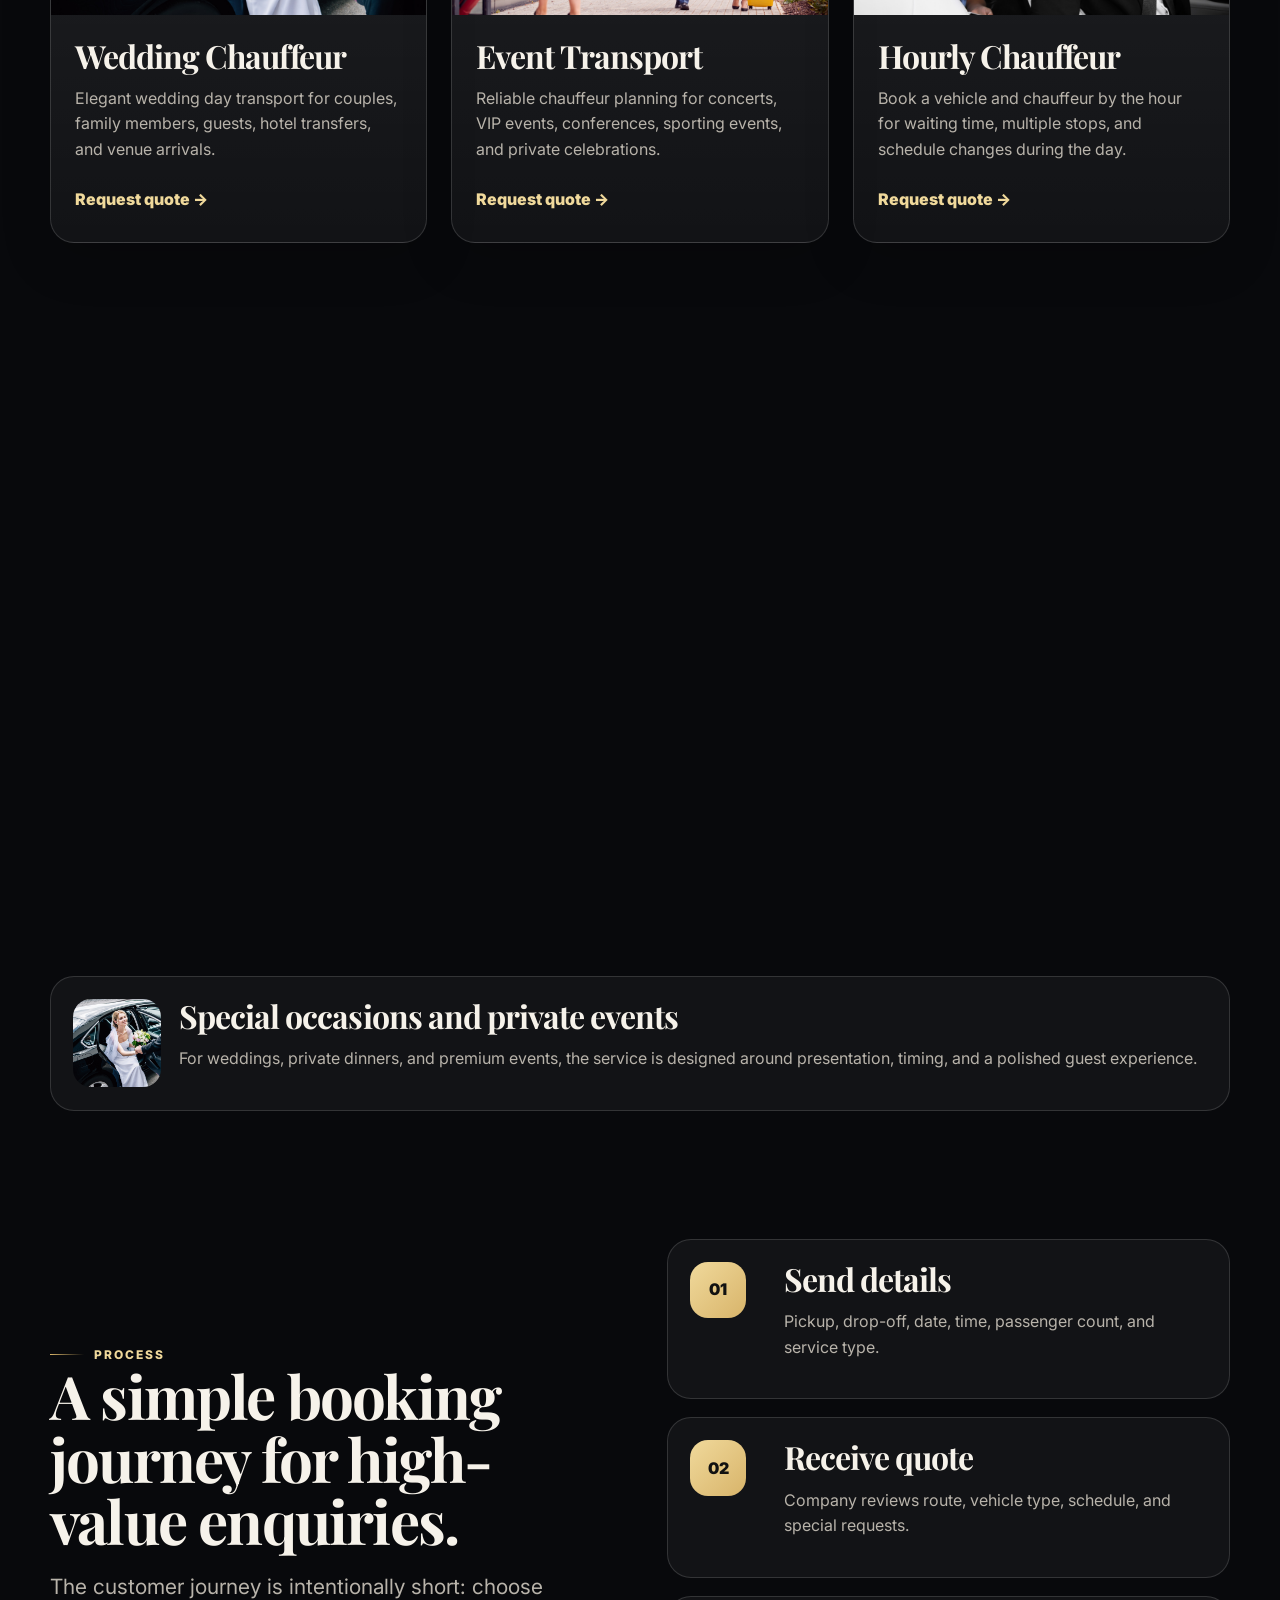
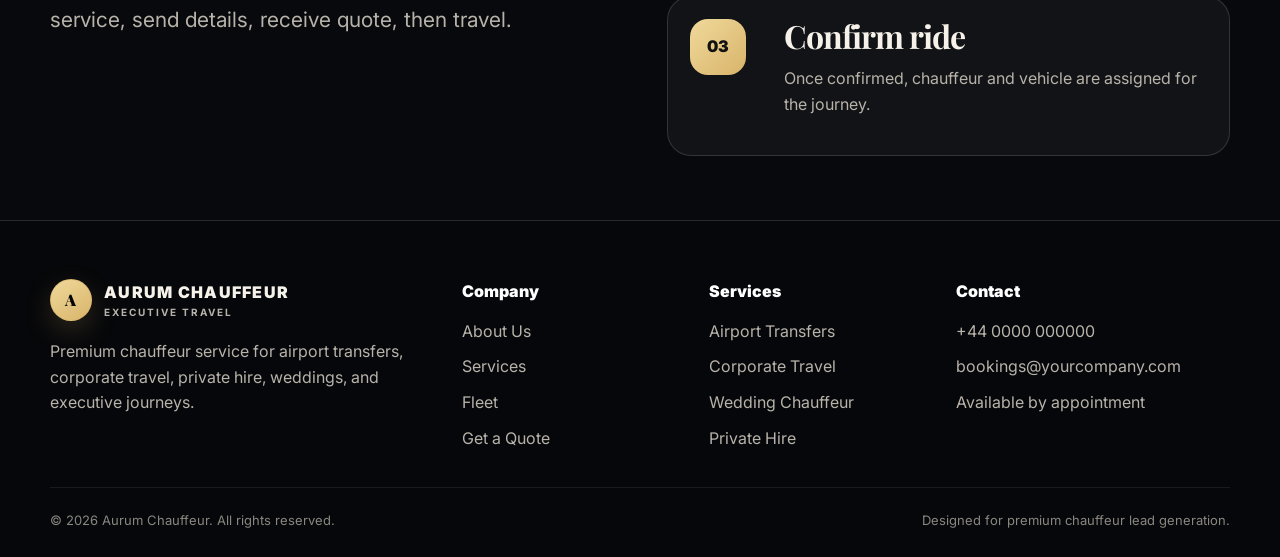
<file: services.html>
<!DOCTYPE html><html lang="en"><head><meta charset="UTF-8"><meta name="viewport" content="width=device-width, initial-scale=1.0"><title>Services | Aurum Chauffeur</title><meta name="description" content="Premium chauffeur services for airport transfers, corporate travel, private hire, weddings and events."><link rel="preconnect" href="https://fonts.googleapis.com"><link rel="preconnect" href="https://fonts.gstatic.com" crossorigin><link href="https://fonts.googleapis.com/css2?family=Inter:wght@400;500;600;700;800;900&family=Playfair+Display:wght@600;700;800;900&display=swap" rel="stylesheet"><link rel="stylesheet" href="assets/css/style.css"></head><body><header class="site-header"><div class="container nav-wrap"><a class="logo" href="index.html" aria-label="Aurum Chauffeur home"><span class="logo-mark">A</span><span class="logo-text">Aurum Chauffeur<small>Executive Travel</small></span></a><nav class="nav-menu" aria-label="Main navigation"><a href="index.html">Home</a><a href="about.html">About Us</a><a href="services.html" class="active">Services</a><a href="fleet.html">Fleet</a><a href="quote.html">Get a Quote</a><a href="contact.html">Contact Us</a></nav><div class="nav-actions"><a class="btn btn-primary" href="quote.html">Request Quote</a><button class="menu-toggle" aria-label="Open menu" aria-expanded="false"><span></span><span></span><span></span></button></div></div></header><main>
<section class="page-hero" data-hero-slides='["assets/images/woman-with-driver-in-limousine-city-setting-2026-03-27-02-24-11-utc.jpg", "assets/images/mature-business-woman-in-coat-near-her-jet-in-airp-2026-01-05-06-05-33-utc.jpg", "assets/images/bride-arriving-in-limousine-being-helped-by-groom-2026-03-12-23-54-33-utc.jpg", "assets/images/driver-and-woman-with-shopping-bags-and-car-2026-03-05-11-52-52-utc.jpg", "assets/images/group-of-business-delegates-with-luggage-arriving-2026-03-10-03-15-38-utc.jpg"]'><div class="container hero-content"><span class="eyebrow reveal">Our Services</span><h1 class="reveal">Premium chauffeur services for business, airport, private, and event travel.</h1><p class="lead reveal">Each service is structured to help visitors find the right journey type and request a quote quickly.</p></div></section>
<section class="section"><div class="container"><div class="grid grid-3"><article class="card service-card reveal"><div class="service-image"><img src="assets/images/mature-business-woman-in-coat-near-her-jet-in-airp-2026-01-05-06-05-33-utc.jpg" alt="Airport transfer luxury chauffeur"></div><div class="service-body"><h3>Airport Transfers</h3><p>Pre-booked airport transfers with pickup planning, drop-off timing, luggage support, and optional meet-and-greet service.</p><a href="quote.html" class="link">Request quote →</a></div></article><article class="card service-card reveal"><div class="service-image"><img src="assets/images/woman-with-driver-in-limousine-city-setting-2026-03-27-02-24-11-utc.jpg" alt="Corporate chauffeur"></div><div class="service-body"><h3>Corporate Chauffeur</h3><p>Executive transport for meetings, client visits, board events, hotels, and multi-stop travel days.</p><a href="quote.html" class="link">Request quote →</a></div></article><article class="card service-card reveal"><div class="service-image"><img src="assets/images/driver-and-woman-with-shopping-bags-and-car-2026-03-05-11-52-52-utc.jpg" alt="Private chauffeur hire"></div><div class="service-body"><h3>Private Hire</h3><p>Flexible private chauffeur hire for restaurants, family travel, hotels, sightseeing, and personal appointments.</p><a href="quote.html" class="link">Request quote →</a></div></article><article class="card service-card reveal"><div class="service-image"><img src="assets/images/bride-arriving-in-limousine-being-helped-by-groom-2026-03-12-23-54-33-utc.jpg" alt="Wedding chauffeur service"></div><div class="service-body"><h3>Wedding Chauffeur</h3><p>Elegant wedding day transport for couples, family members, guests, hotel transfers, and venue arrivals.</p><a href="quote.html" class="link">Request quote →</a></div></article><article class="card service-card reveal"><div class="service-image"><img src="assets/images/group-of-business-delegates-with-luggage-arriving-2026-03-10-03-15-38-utc.jpg" alt="Event transport"></div><div class="service-body"><h3>Event Transport</h3><p>Reliable chauffeur planning for concerts, VIP events, conferences, sporting events, and private celebrations.</p><a href="quote.html" class="link">Request quote →</a></div></article><article class="card service-card reveal"><div class="service-image"><img src="assets/images/woman-with-driver-in-limousine-city-setting-2026-03-27-02-24-11-utc.jpg" alt="Hourly chauffeur car interior"></div><div class="service-body"><h3>Hourly Chauffeur</h3><p>Book a vehicle and chauffeur by the hour for waiting time, multiple stops, and schedule changes during the day.</p><a href="quote.html" class="link">Request quote →</a></div></article></div></div></section>
<section class="section-sm"><div class="container"><div class="center reveal"><span class="eyebrow">Service details</span><h2>More detail helps visitors understand your service level.</h2><p class="lead">This extra content makes the service page feel complete and improves trust, clarity, and SEO depth.</p></div><div class="detail-list"><div class="detail-item reveal"><img src="assets/images/executive-arrival-woman-opening-car-door-for-man-2026-03-24-23-20-37-utc.jpg" alt="Meet and greet chauffeur service"><div><h3>Meet and greet options</h3><p class="text-muted">Airport and hotel pickups can include a professional greeting, help with luggage, and a clear arrival process for stress-free handover.</p></div></div><div class="detail-item reveal"><img src="assets/images/professionals-with-luggage-by-cars-on-city-street-2026-01-08-07-49-17-utc.JPG" alt="Business travel planning"><div><h3>Business-focused travel</h3><p class="text-muted">Corporate journeys can be scheduled around meetings, multi-stop days, client entertainment, and repeat company account bookings.</p></div></div><div class="detail-item reveal"><img src="assets/images/bride-arriving-in-limousine-being-helped-by-groom-2026-03-12-23-54-33-utc.jpg" alt="Private event transport"><div><h3>Special occasions and private events</h3><p class="text-muted">For weddings, private dinners, and premium events, the service is designed around presentation, timing, and a polished guest experience.</p></div></div></div></div></section>
<section class="section-sm"><div class="container split"><div class="reveal"><span class="eyebrow">Process</span><h2>A simple booking journey for high-value enquiries.</h2><p class="lead">The customer journey is intentionally short: choose service, send details, receive quote, then travel.</p></div><div class="timeline reveal"><div class="timeline-item"><div><h3>Send details</h3><p class="text-muted">Pickup, drop-off, date, time, passenger count, and service type.</p></div></div><div class="timeline-item"><div><h3>Receive quote</h3><p class="text-muted">Company reviews route, vehicle type, schedule, and special requests.</p></div></div><div class="timeline-item"><div><h3>Confirm ride</h3><p class="text-muted">Once confirmed, chauffeur and vehicle are assigned for the journey.</p></div></div></div></div></section></main><footer class="site-footer"><div class="container"><div class="footer-grid"><div><a class="logo" href="index.html"><span class="logo-mark">A</span><span class="logo-text">Aurum Chauffeur<small>Executive Travel</small></span></a><p class="text-muted" style="margin-top:18px;max-width:360px">Premium chauffeur service for airport transfers, corporate travel, private hire, weddings, and executive journeys.</p></div><div><div class="footer-title">Company</div><div class="footer-links"><a href="about.html">About Us</a><a href="services.html">Services</a><a href="fleet.html">Fleet</a><a href="quote.html">Get a Quote</a></div></div><div><div class="footer-title">Services</div><div class="footer-links"><span>Airport Transfers</span><span>Corporate Travel</span><span>Wedding Chauffeur</span><span>Private Hire</span></div></div><div><div class="footer-title">Contact</div><div class="footer-links"><a href="tel:+440000000000">+44 0000 000000</a><a href="mailto:bookings@yourcompany.com">bookings@yourcompany.com</a><span>Available by appointment</span></div></div></div><div class="footer-bottom"><span>© <span data-year>2026</span> Aurum Chauffeur. All rights reserved.</span><span>Designed for premium chauffeur lead generation.</span></div></div></footer><script src="assets/js/main.js"></script></body></html>
</file>
<file: assets/css/style.css>
:root{
  --bg:#08090c;
  --bg-2:#0f1118;
  --surface:#121621;
  --surface-soft:rgba(255,255,255,.075);
  --surface-strong:rgba(255,255,255,.12);
  --text:#f6f2ea;
  --muted:#b8b3aa;
  --gold:#d8b46a;
  --gold-2:#f0d99b;
  --line:rgba(255,255,255,.14);
  --black:#050507;
  --white:#ffffff;
  --success:#7fe2a3;
  --danger:#ff8a8a;
  --shadow:0 24px 70px rgba(0,0,0,.36);
  --radius-xl:32px;
  --radius-lg:24px;
  --radius-md:18px;
  --radius-sm:12px;
  --max:1180px;
}
*{box-sizing:border-box}
html{scroll-behavior:smooth}
body{
  margin:0;
  font-family:Inter, ui-sans-serif, system-ui, -apple-system, BlinkMacSystemFont, 'Segoe UI', sans-serif;
  background:
    radial-gradient(circle at 10% 5%, rgba(216,180,106,.16), transparent 28rem),
    radial-gradient(circle at 90% 10%, rgba(255,255,255,.08), transparent 24rem),
    var(--bg);
  color:var(--text);
  line-height:1.6;
  overflow-x:hidden;
}
img{max-width:100%;display:block}
a{color:inherit;text-decoration:none}
button,input,textarea,select{font:inherit}
::selection{background:var(--gold);color:#111}
.container{width:min(var(--max), calc(100% - 40px));margin-inline:auto}
.section{padding:96px 0}
.section-sm{padding:64px 0}
.eyebrow{display:inline-flex;gap:10px;align-items:center;color:var(--gold-2);letter-spacing:.16em;text-transform:uppercase;font-size:12px;font-weight:800}
.eyebrow:before{content:'';width:34px;height:1px;background:linear-gradient(90deg,var(--gold),transparent)}
h1,h2,h3,p{margin-top:0}
h1,h2,h3{font-family:'Playfair Display', Georgia, serif;line-height:1.04;letter-spacing:-.03em}
h1{font-size:clamp(46px, 8vw, 92px);max-width:900px;margin-bottom:22px}
h2{font-size:clamp(34px, 5vw, 60px);margin-bottom:18px}
h3{font-size:clamp(22px, 3vw, 32px);margin-bottom:14px}
.lead{color:var(--muted);font-size:clamp(17px,2vw,21px);max-width:720px}
.text-muted{color:var(--muted)}
.center{text-align:center}.center .lead{margin-inline:auto}
.site-header{position:fixed;z-index:100;top:0;left:0;width:100%;transition:background .25s ease,border-color .25s ease,backdrop-filter .25s ease}
.site-header.is-scrolled{background:rgba(8,9,12,.78);backdrop-filter:blur(18px);border-bottom:1px solid var(--line)}
.nav-wrap{height:84px;display:flex;align-items:center;justify-content:space-between;gap:24px}
.logo{display:flex;align-items:center;gap:12px;font-weight:900;letter-spacing:.08em;text-transform:uppercase}
.logo-mark{width:42px;height:42px;border:1px solid rgba(216,180,106,.55);border-radius:50%;display:grid;place-items:center;color:var(--black);background:linear-gradient(145deg,var(--gold-2),var(--gold));box-shadow:0 10px 28px rgba(216,180,106,.2);font-family:'Playfair Display', Georgia, serif;font-weight:900}
.logo-text small{display:block;color:var(--muted);font-size:10px;font-weight:700;letter-spacing:.2em;margin-top:-2px}
.nav-menu{display:flex;align-items:center;gap:4px}
.nav-menu a{color:rgba(246,242,234,.84);padding:10px 13px;border-radius:999px;font-size:14px;font-weight:700;transition:background .2s ease,color .2s ease}
.nav-menu a:hover,.nav-menu a.active{color:var(--white);background:rgba(255,255,255,.09)}
.nav-actions{display:flex;align-items:center;gap:12px}.menu-toggle{display:none;width:46px;height:46px;border:1px solid var(--line);background:rgba(255,255,255,.06);color:var(--white);border-radius:999px;cursor:pointer}
.menu-toggle span{display:block;width:18px;height:2px;background:currentColor;margin:4px auto;border-radius:10px}
.btn{display:inline-flex;align-items:center;justify-content:center;gap:10px;min-height:48px;padding:14px 21px;border-radius:999px;font-weight:850;letter-spacing:.01em;border:1px solid transparent;cursor:pointer;transition:transform .2s ease,box-shadow .2s ease,background .2s ease,border-color .2s ease;white-space:nowrap}
.btn:hover{transform:translateY(-2px)}
.btn-primary{color:#111;background:linear-gradient(135deg,var(--gold-2),var(--gold));box-shadow:0 16px 35px rgba(216,180,106,.22)}
.btn-outline{color:var(--white);border-color:var(--line);background:rgba(255,255,255,.06)}
.btn-outline:hover{background:rgba(255,255,255,.1);border-color:rgba(216,180,106,.42)}
.hero,.page-hero{min-height:100svh;position:relative;isolation:isolate;display:flex;align-items:center;overflow:hidden}
.page-hero{min-height:68svh;padding-top:84px}
.hero-bg,.hero-bg-next{position:absolute;inset:0;z-index:-3;background-position:center;background-size:cover;transform:scale(1.05);transition:opacity 1400ms ease, transform 7000ms ease;will-change:opacity, transform}
.hero-bg-next{opacity:0}
.hero-bg.is-zooming,.hero-bg-next.is-zooming{transform:scale(1.15) translate3d(-1.2%, -1.2%, 0)}
.hero:before,.page-hero:before{content:'';position:absolute;inset:0;z-index:-2;background:linear-gradient(90deg, rgba(5,5,7,.94) 0%, rgba(5,5,7,.78) 45%, rgba(5,5,7,.22) 100%),linear-gradient(0deg, rgba(8,9,12,1) 0%, rgba(8,9,12,.16) 40%, rgba(8,9,12,.45) 100%)}
.hero:after,.page-hero:after{content:'';position:absolute;inset:auto 0 0;height:220px;z-index:-1;background:linear-gradient(0deg,var(--bg),transparent)}
.hero-content{padding:150px 0 100px}.hero-actions{display:flex;flex-wrap:wrap;gap:14px;margin-top:34px}.hero-meta{display:flex;flex-wrap:wrap;gap:14px;margin-top:42px}
.meta-card{min-width:150px;border:1px solid var(--line);background:rgba(255,255,255,.065);backdrop-filter:blur(15px);padding:16px 18px;border-radius:var(--radius-md)}
.meta-card strong{display:block;font-size:24px;line-height:1;color:var(--gold-2)}.meta-card span{color:var(--muted);font-size:13px;font-weight:700}
.scroll-indicator{position:absolute;left:50%;bottom:28px;transform:translateX(-50%);color:var(--muted);font-size:12px;letter-spacing:.16em;text-transform:uppercase;display:flex;align-items:center;gap:12px}.scroll-indicator:after{content:'';width:1px;height:44px;background:linear-gradient(var(--gold),transparent)}
.grid{display:grid;gap:24px}.grid-2{grid-template-columns:repeat(2,minmax(0,1fr))}.grid-3{grid-template-columns:repeat(3,minmax(0,1fr))}.grid-4{grid-template-columns:repeat(4,minmax(0,1fr))}
.card{border:1px solid var(--line);background:linear-gradient(180deg,rgba(255,255,255,.095),rgba(255,255,255,.045));border-radius:var(--radius-lg);padding:30px;box-shadow:0 16px 50px rgba(0,0,0,.18)}
.card:hover{border-color:rgba(216,180,106,.38)}
.icon{width:56px;height:56px;border-radius:18px;display:grid;place-items:center;color:#111;background:linear-gradient(135deg,var(--gold-2),var(--gold));margin-bottom:22px;font-weight:900}
.service-card{min-height:100%;position:relative;overflow:hidden;padding:0}
.service-image{height:210px;overflow:hidden}
.service-image img{width:100%;height:100%;object-fit:cover;transition:transform .5s ease}
.service-card:hover .service-image img{transform:scale(1.05)}
.service-body{padding:24px 24px 30px}
.service-card p{color:var(--muted)}
.service-card .link{display:inline-block;margin-top:8px;color:var(--gold-2);font-weight:850}
.image-card{overflow:hidden;padding:0;border-radius:var(--radius-xl);border:1px solid var(--line);background:var(--surface);box-shadow:var(--shadow)}
.image-card img{width:100%;height:100%;min-height:420px;object-fit:cover}
.split{display:grid;grid-template-columns:1fr 1fr;gap:54px;align-items:center}
.kicker-list{display:grid;gap:14px;margin-top:28px}.kicker{display:flex;align-items:flex-start;gap:14px;color:var(--muted)}.kicker b{color:var(--text)}.kicker:before{content:'✓';flex:0 0 28px;width:28px;height:28px;border-radius:50%;display:grid;place-items:center;color:#111;background:var(--gold);font-weight:900}
.feature-band{border:1px solid var(--line);background:linear-gradient(135deg,rgba(216,180,106,.13),rgba(255,255,255,.045)), rgba(255,255,255,.04);border-radius:var(--radius-xl);padding:34px}
.stats{display:grid;grid-template-columns:repeat(4,1fr);gap:18px}.stat{border-right:1px solid var(--line);padding-right:18px}.stat:last-child{border-right:0}.stat strong{display:block;font-size:clamp(28px,4vw,46px);color:var(--gold-2);font-family:'Playfair Display', Georgia, serif;line-height:1}.stat span{color:var(--muted);font-weight:700}
.fleet-card{border:1px solid var(--line);background:rgba(255,255,255,.06);border-radius:var(--radius-xl);overflow:hidden;box-shadow:0 20px 60px rgba(0,0,0,.24)}
.fleet-card img{width:100%;height:285px;object-fit:cover}.fleet-body{padding:26px}.fleet-tags{display:flex;flex-wrap:wrap;gap:8px;margin-top:18px}.tag{border:1px solid rgba(216,180,106,.28);color:var(--gold-2);border-radius:999px;padding:7px 11px;font-size:12px;font-weight:800;background:rgba(216,180,106,.08)}
.timeline{counter-reset:step;display:grid;gap:18px}.timeline-item{counter-increment:step;display:grid;grid-template-columns:72px 1fr;gap:22px;align-items:start;padding:22px;border:1px solid var(--line);border-radius:var(--radius-lg);background:rgba(255,255,255,.045)}.timeline-item:before{content:counter(step, decimal-leading-zero);width:56px;height:56px;border-radius:18px;display:grid;place-items:center;background:linear-gradient(135deg,var(--gold-2),var(--gold));color:#111;font-weight:950}
.form-shell{border:1px solid var(--line);border-radius:var(--radius-xl);background:linear-gradient(180deg,rgba(255,255,255,.1),rgba(255,255,255,.045));box-shadow:var(--shadow);padding:34px}
.form-grid{display:grid;grid-template-columns:repeat(2,minmax(0,1fr));gap:18px}.field{display:grid;gap:8px}.field.full{grid-column:1/-1}label{font-weight:850;color:var(--text);font-size:13px}
input,select,textarea{width:100%;border:1px solid rgba(255,255,255,.16);background:rgba(0,0,0,.28);color:var(--text);border-radius:14px;padding:14px 15px;outline:none;transition:border-color .2s ease, box-shadow .2s ease, background .2s ease}
input::placeholder,textarea::placeholder{color:rgba(184,179,170,.7)}
input:focus,select:focus,textarea:focus{border-color:rgba(216,180,106,.72);box-shadow:0 0 0 4px rgba(216,180,106,.12);background:rgba(0,0,0,.38)}
select option{background:#111;color:#fff}textarea{min-height:135px;resize:vertical}.form-note{margin-top:16px;color:var(--muted);font-size:13px}.alert{display:none;margin-top:18px;border-radius:14px;padding:14px 16px;border:1px solid rgba(127,226,163,.35);background:rgba(127,226,163,.09);color:#d8ffe4}.alert.is-visible{display:block}
.contact-item{display:flex;align-items:flex-start;gap:16px;padding:22px;border:1px solid var(--line);border-radius:var(--radius-lg);background:rgba(255,255,255,.045)}.contact-item .icon{margin:0;width:48px;height:48px;border-radius:15px}
.map-card{min-height:360px;display:grid;place-items:center;text-align:center;padding:32px;border:1px solid var(--line);border-radius:var(--radius-xl);background:linear-gradient(rgba(8,9,12,.7),rgba(8,9,12,.7)),url('../images/professionals-with-luggage-by-cars-on-city-street-2026-01-08-07-49-17-utc.JPG') center/cover}
.cta{position:relative;overflow:hidden;border-radius:40px;padding:70px;border:1px solid rgba(216,180,106,.28);background:linear-gradient(90deg,rgba(5,5,7,.92),rgba(5,5,7,.72)),url('../images/limousine-driver-with-smiling-passenger-in-back-se-2026-03-27-01-45-51-utc.jpg') center/cover;box-shadow:var(--shadow)}
.cta p{color:var(--muted);max-width:680px}
.bg-section{position:relative;overflow:hidden;border:1px solid var(--line);border-radius:var(--radius-xl);background:linear-gradient(90deg, rgba(5,5,7,.88), rgba(5,5,7,.72)), var(--bg-image) center/cover;box-shadow:var(--shadow);padding:46px}
.about-mini{border:1px solid var(--line);border-radius:var(--radius-xl);background:rgba(255,255,255,.045);padding:32px}
.image-info-card{overflow:hidden;padding:0}
.image-info-card img{width:100%;height:185px;object-fit:cover}
.image-info-card .content{padding:24px}
.detail-list{display:grid;gap:18px;margin-top:30px}.detail-item{display:grid;grid-template-columns:88px 1fr;gap:18px;padding:22px;border:1px solid var(--line);border-radius:var(--radius-lg);background:rgba(255,255,255,.045)}.detail-item img{width:88px;height:88px;object-fit:cover;border-radius:18px}
.site-footer{padding:58px 0 26px;border-top:1px solid var(--line);background:#06070a}.footer-grid{display:grid;grid-template-columns:1.4fr .8fr .8fr 1fr;gap:28px;margin-bottom:36px}.footer-title{color:var(--white);font-weight:900;margin-bottom:14px}.footer-links{display:grid;gap:10px}.footer-links a,.footer-links span{color:var(--muted)}.footer-links a:hover{color:var(--gold-2)}.footer-bottom{display:flex;justify-content:space-between;gap:20px;color:rgba(184,179,170,.74);font-size:13px;border-top:1px solid rgba(255,255,255,.08);padding-top:22px}
.reveal{opacity:0;transform:translateY(26px);transition:opacity .7s ease, transform .7s ease}.reveal.is-visible{opacity:1;transform:translateY(0)}
@media (max-width:1060px){.nav-menu{position:fixed;left:20px;right:20px;top:92px;display:none;flex-direction:column;align-items:stretch;padding:16px;border:1px solid var(--line);background:rgba(8,9,12,.94);backdrop-filter:blur(18px);border-radius:24px;box-shadow:var(--shadow)}.nav-menu.is-open{display:flex}.nav-menu a{padding:14px 16px}.menu-toggle{display:block}.nav-actions .btn{display:none}.split{grid-template-columns:1fr;gap:34px}.grid-4,.grid-3{grid-template-columns:repeat(2,minmax(0,1fr))}.footer-grid{grid-template-columns:1fr 1fr}}
@media (max-width:720px){.container{width:min(100% - 28px, var(--max))}.section{padding:70px 0}.section-sm{padding:48px 0}.nav-wrap{height:76px}.logo-text{font-size:13px}.logo-mark{width:38px;height:38px}.hero-content{padding:126px 0 86px}.hero,.page-hero{min-height:82svh}h1{font-size:clamp(40px,14vw,64px)}.hero-actions{flex-direction:column;align-items:stretch}.btn{width:100%}.hero-meta{display:grid;grid-template-columns:1fr 1fr}.grid-2,.grid-3,.grid-4{grid-template-columns:1fr}.stats{grid-template-columns:1fr 1fr}.stat{border-right:0;border-bottom:1px solid var(--line);padding-bottom:16px}.stat:nth-child(3),.stat:nth-child(4){border-bottom:0}.form-grid{grid-template-columns:1fr}.footer-grid{grid-template-columns:1fr}.footer-bottom{flex-direction:column}.cta{padding:42px 24px;border-radius:28px}.timeline-item{grid-template-columns:1fr}.image-card img{min-height:300px}.detail-item{grid-template-columns:1fr}.detail-item img{width:100%;height:200px}.service-image{height:220px}}
@media (prefers-reduced-motion: reduce){*,*::before,*::after{animation-duration:.01ms !important;animation-iteration-count:1 !important;scroll-behavior:auto !important;transition-duration:.01ms !important}}
/* Premium local-image updates */
.premium-about{display:grid;grid-template-columns:1.05fr .95fr;gap:34px;align-items:center;border:1px solid var(--line);border-radius:var(--radius-xl);background:linear-gradient(135deg,rgba(217,184,111,.10),rgba(255,255,255,.045));padding:34px;box-shadow:var(--shadow);overflow:hidden}.premium-about-copy{padding:20px}.premium-about-image{border-radius:28px;overflow:hidden;border:1px solid var(--line);min-height:460px}.premium-about-image img{width:100%;height:100%;min-height:460px;object-fit:cover;transition:transform .7s ease}.premium-about:hover .premium-about-image img{transform:scale(1.045)}.about-points{display:flex;flex-wrap:wrap;gap:10px;margin:26px 0}.about-points span{border:1px solid rgba(217,184,111,.32);background:rgba(217,184,111,.08);color:var(--gold2);border-radius:999px;padding:9px 13px;font-size:13px;font-weight:900}.why-card{position:relative;overflow:hidden;border:1px solid var(--line);border-radius:var(--radius-lg);background:rgba(255,255,255,.055);box-shadow:0 18px 55px rgba(0,0,0,.24)}.why-card img{width:100%;height:235px;object-fit:cover;transition:transform .55s ease}.why-card:hover img{transform:scale(1.055)}.why-card div{padding:25px}.why-card span{display:inline-grid;place-items:center;width:42px;height:42px;border-radius:14px;background:linear-gradient(135deg,var(--gold2),var(--gold));color:#111;font-size:12px;font-weight:950;margin-bottom:16px}.why-card p{color:var(--muted)}.fleet-slider-card{position:relative;overflow:hidden;border:1px solid var(--line);border-radius:var(--radius-xl);box-shadow:var(--shadow);min-height:460px;background:#111}.fleet-slider-card img{position:absolute;inset:0;width:100%;height:100%;object-fit:cover;opacity:0;transform:scale(1.05);transition:opacity 1.1s ease,transform 5.5s ease}.fleet-slider-card img.is-active{opacity:1;transform:scale(1.14)}.fleet-slider-card:after{content:"";position:absolute;inset:0;background:linear-gradient(0deg,rgba(0,0,0,.28),transparent 55%);pointer-events:none}.feature-band .stat strong{font-size:clamp(28px,3.6vw,44px)}.page-hero .hero-content{padding-bottom:90px}@media(max-width:1060px){.premium-about{grid-template-columns:1fr}.premium-about-image,.premium-about-image img,.fleet-slider-card{min-height:360px}}@media(max-width:720px){.premium-about{padding:22px;border-radius:28px}.premium-about-copy{padding:4px}.premium-about-image,.premium-about-image img,.fleet-slider-card{min-height:300px}.why-card img{height:220px}.feature-band .stats{grid-template-columns:1fr}.feature-band .stat{border-bottom:1px solid var(--line)!important}.feature-band .stat:last-child{border-bottom:0!important}}
</file>
